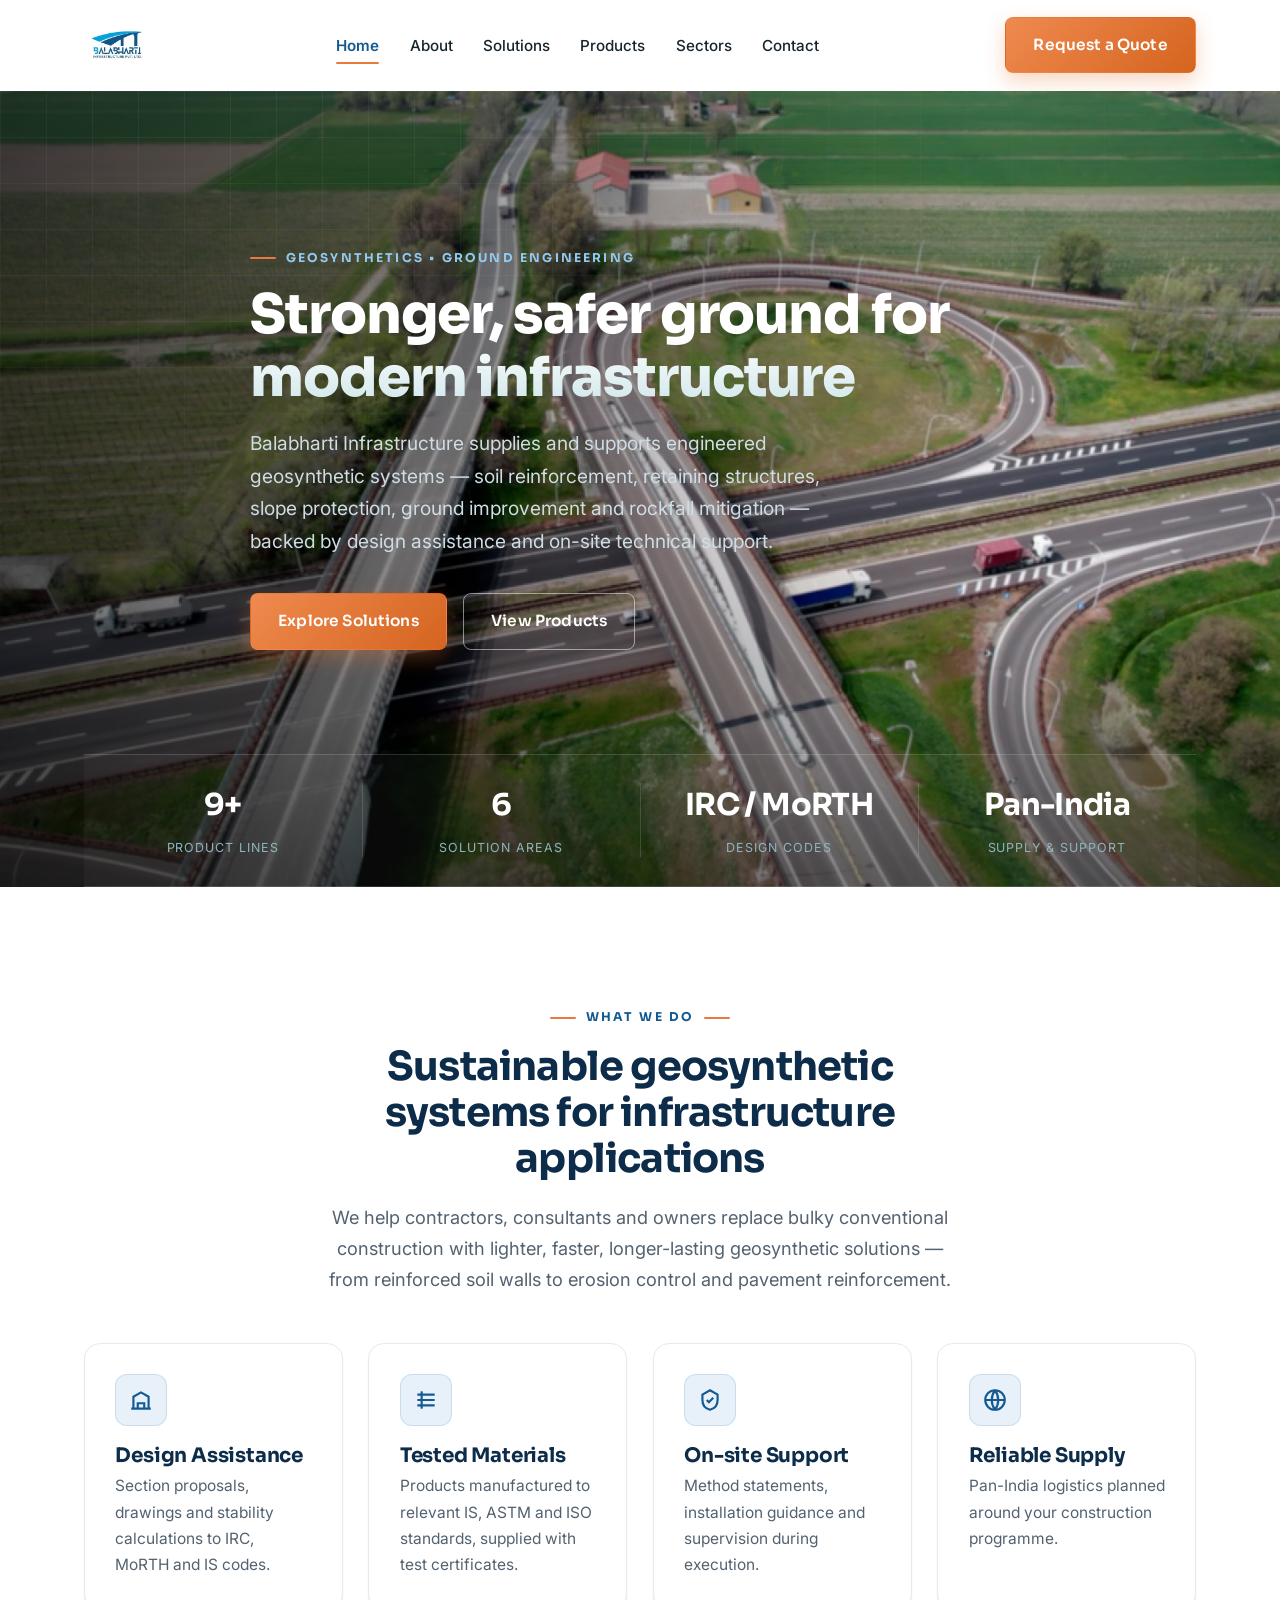
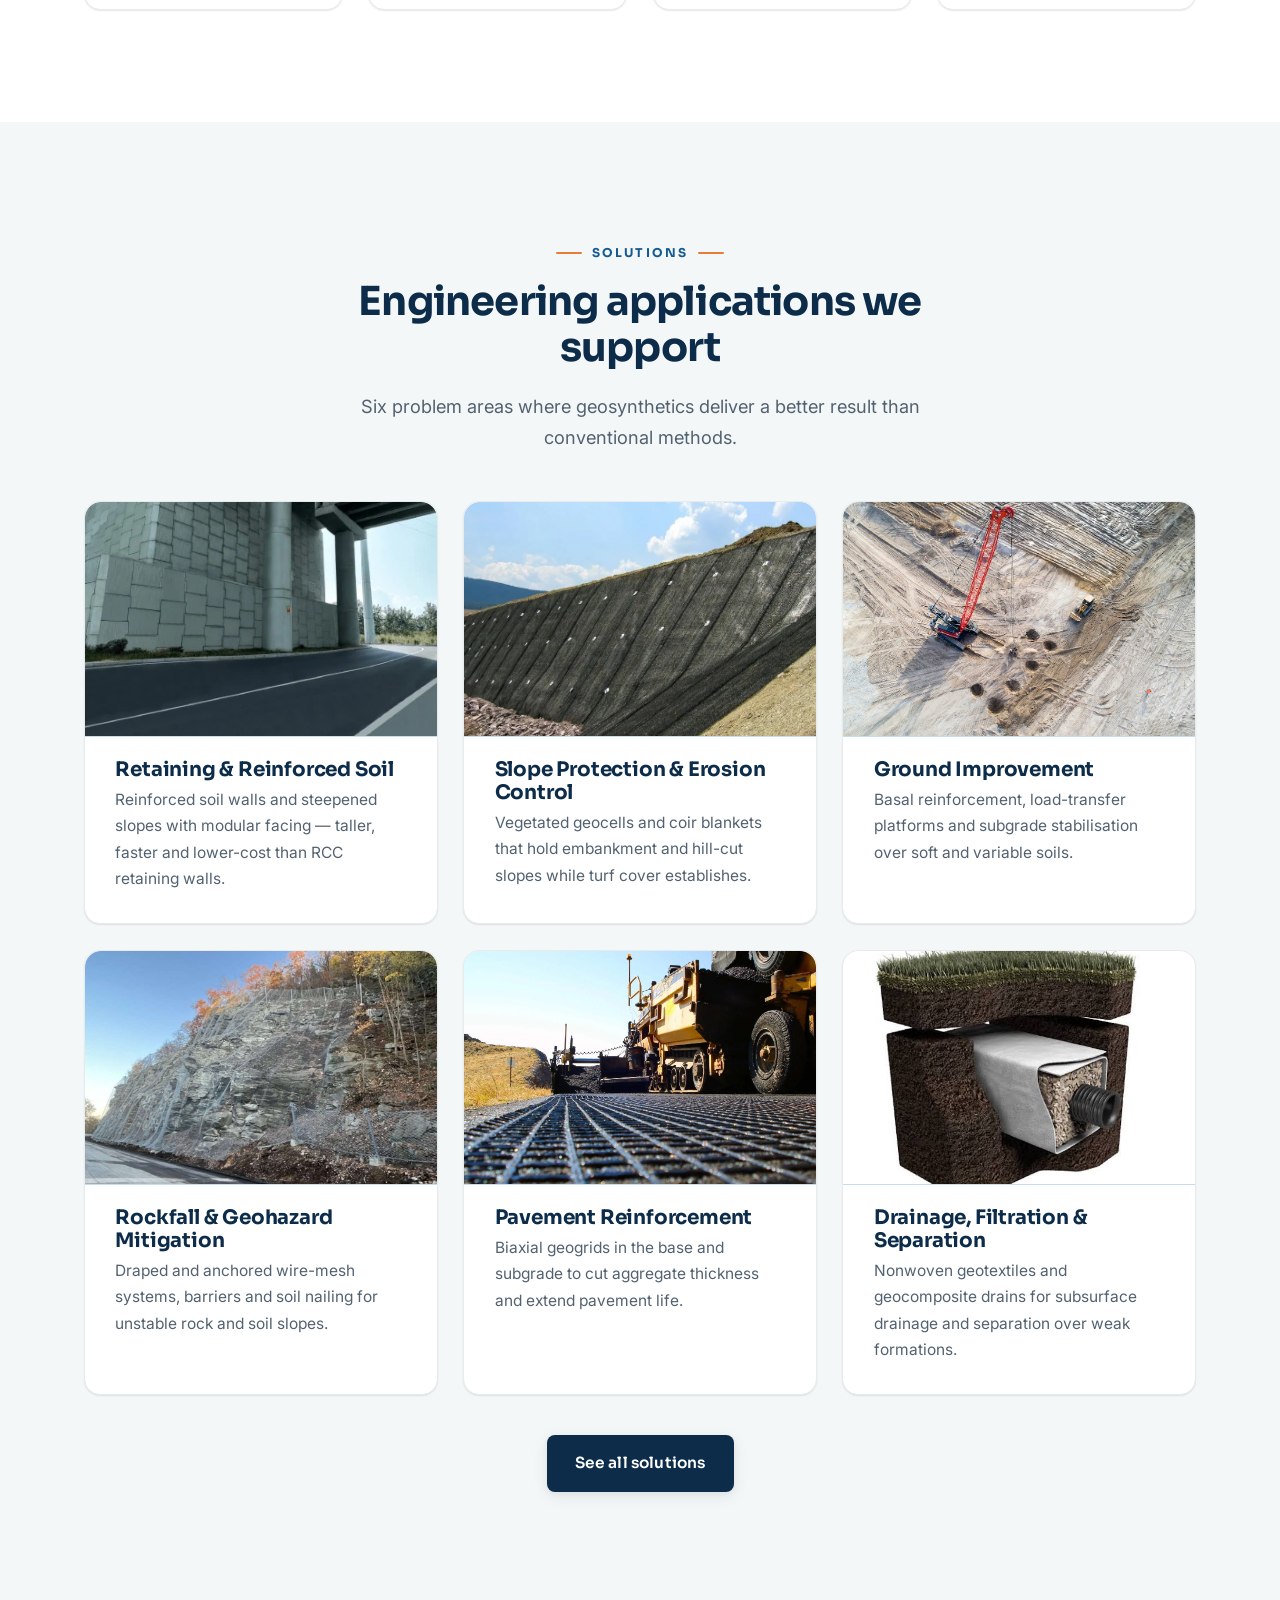
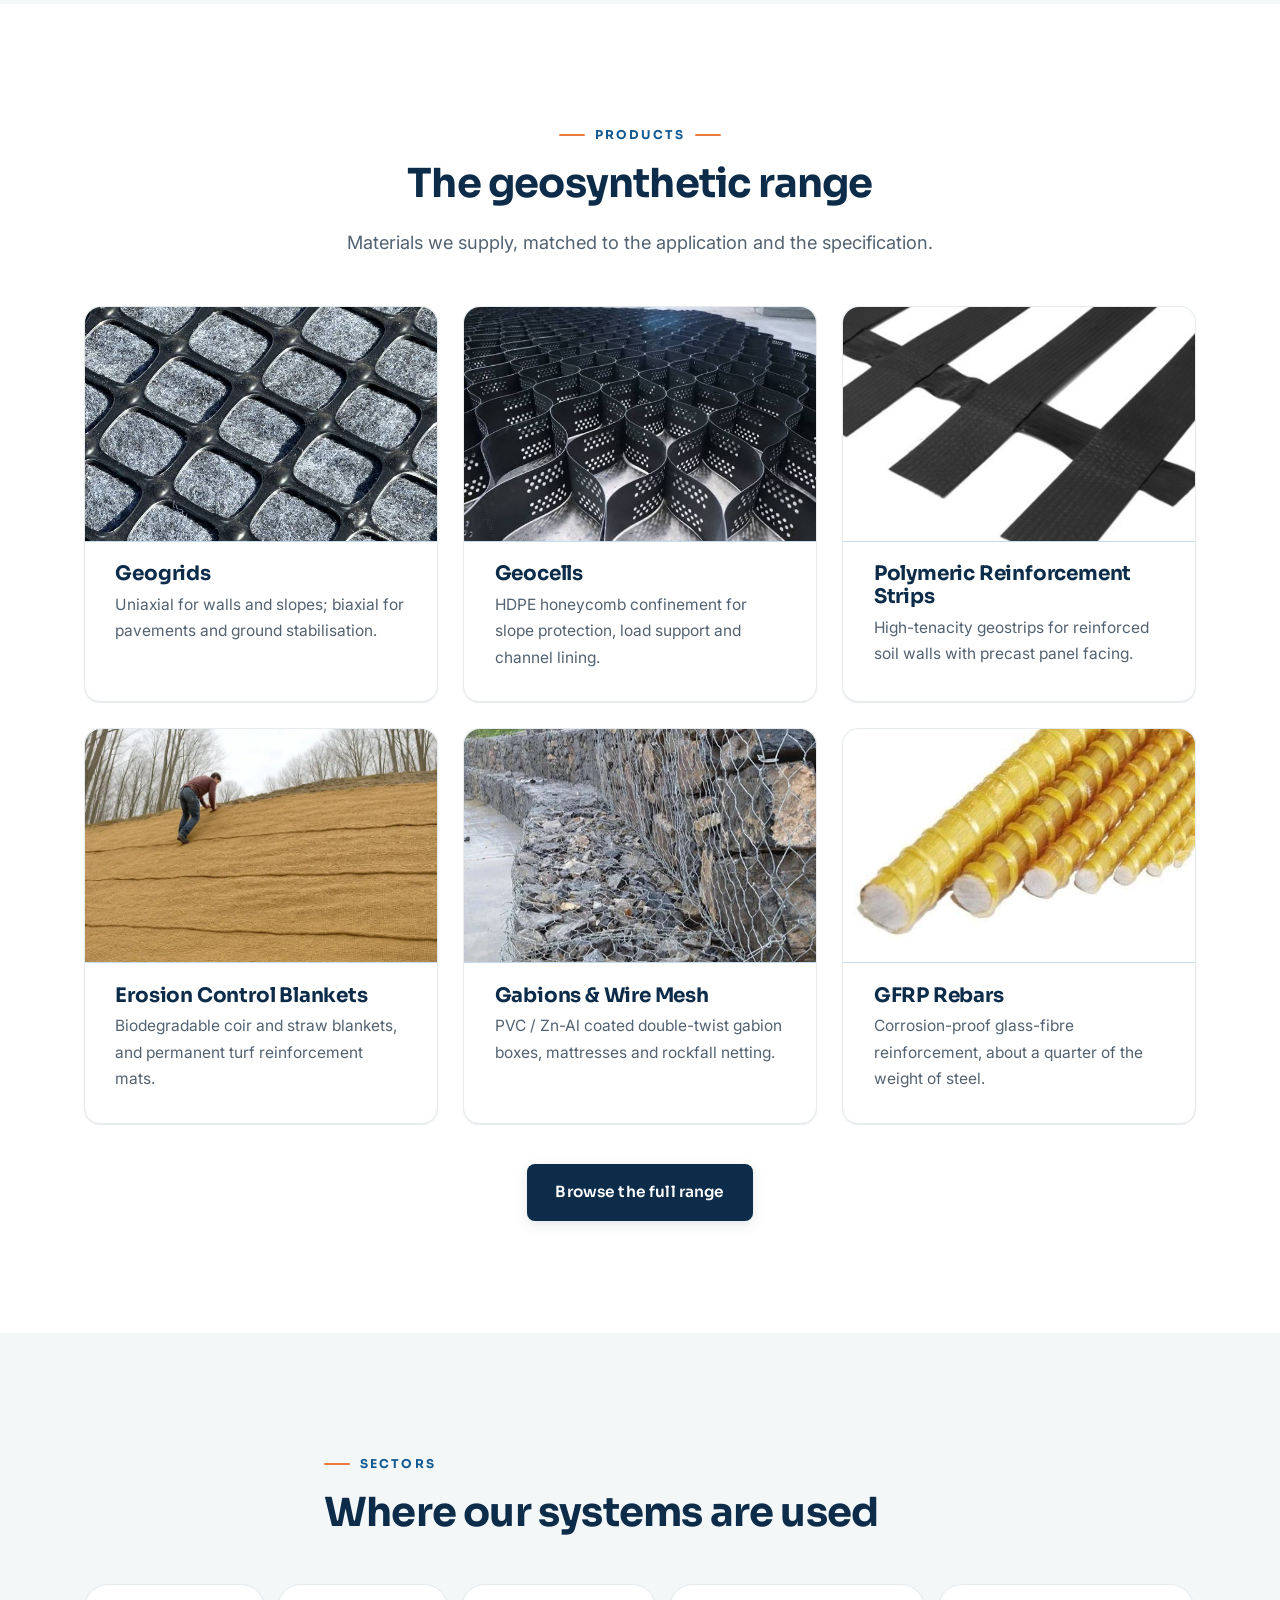
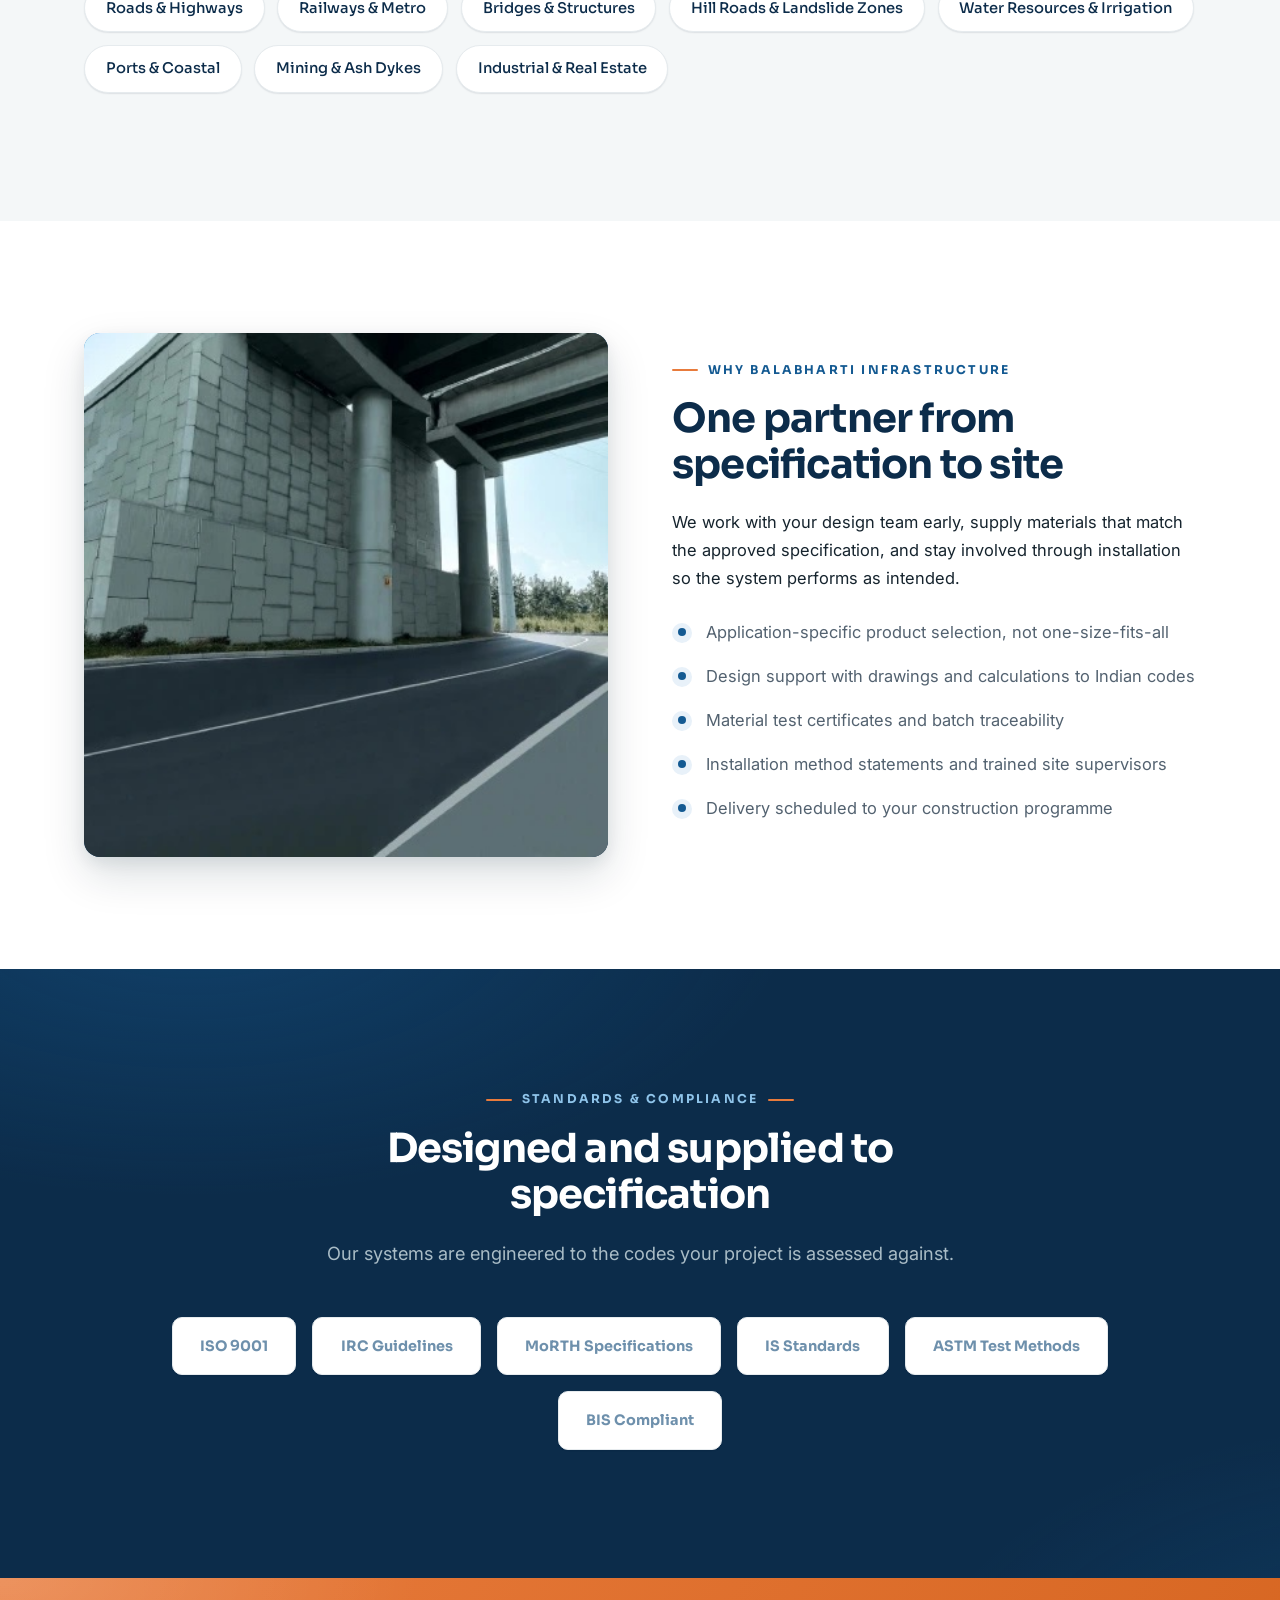
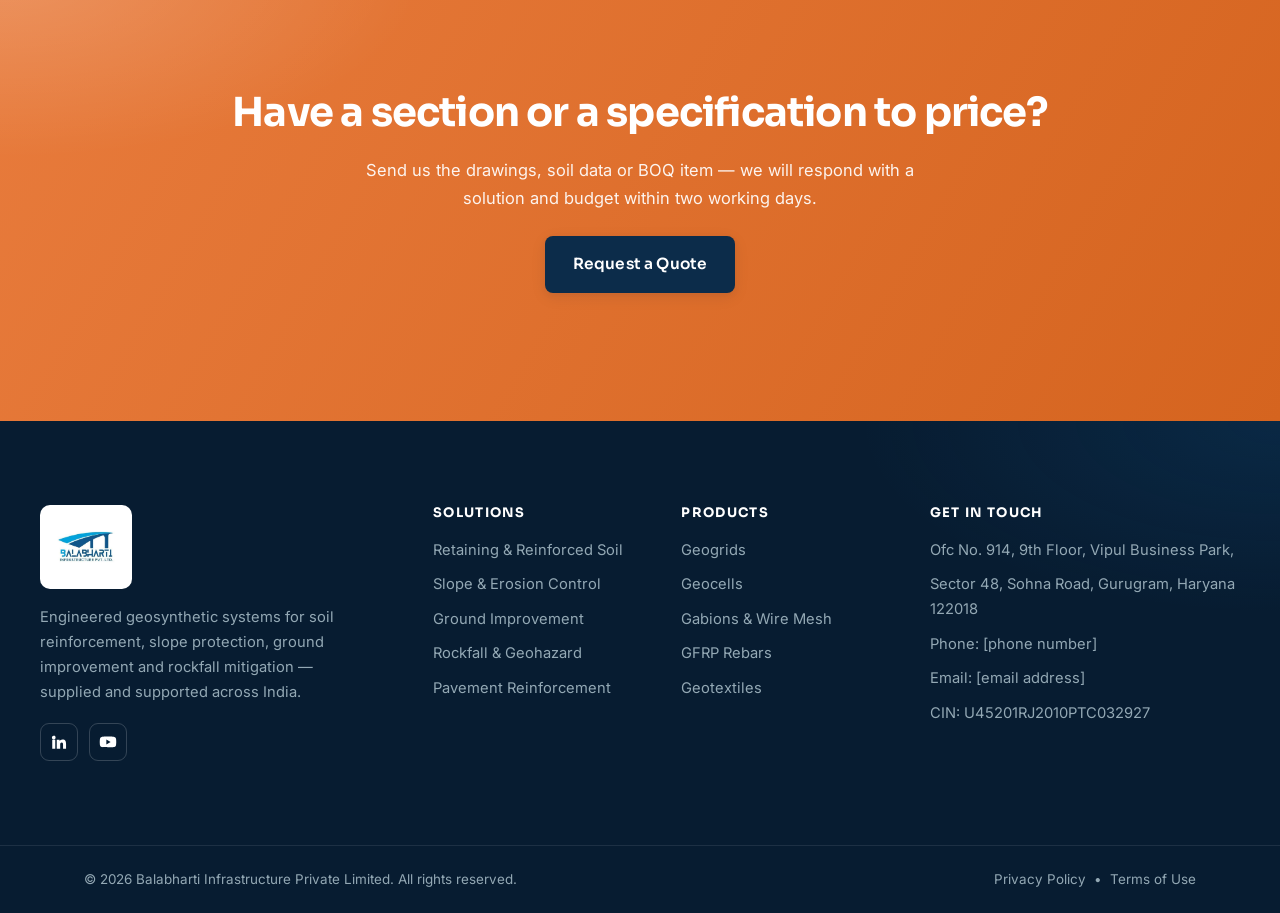
<file: index.html>
<!DOCTYPE html>
<html lang="en">
<head>
<meta charset="UTF-8">
<meta name="viewport" content="width=device-width, initial-scale=1">
<title>Balabharti Infrastructure Pvt. Ltd. | Geosynthetic &amp; Ground Engineering Solutions</title>
<meta name="description" content="Balabharti Infrastructure Private Limited supplies and supports engineered geosynthetic systems — soil reinforcement, retaining walls, slope protection, ground improvement and rockfall mitigation — for infrastructure projects across India.">
<link rel="icon" href="assets/img/logo.png">
<link rel="stylesheet" href="assets/css/style.css">
</head>
<body>

<!-- ============ HEADER ============ -->
<header class="site-header">
  <div class="container nav">
    <a class="brand" href="index.html" aria-label="Balabharti Infrastructure home">
      <img class="brand__logo" src="assets/img/logo.png" alt="Balabharti Infrastructure Pvt. Ltd." width="447" height="447">
    </a>
    <button class="nav__toggle" aria-label="Menu" aria-expanded="false" aria-controls="primary-nav">
      <span></span><span></span><span></span>
    </button>
    <ul class="nav__links" id="primary-nav">
      <li><a href="index.html" aria-current="page">Home</a></li>
      <li><a href="about.html">About</a></li>
      <li><a href="solutions.html">Solutions</a></li>
      <li><a href="products.html">Products</a></li>
      <li><a href="sectors.html">Sectors</a></li>
      <li><a href="contact.html">Contact</a></li>
    </ul>
    <a class="btn btn--primary nav__cta" href="contact.html">Request a Quote</a>
  </div>
</header>

<!-- ============ HERO ============ -->
<section class="hero">
  <div class="hero__media" aria-hidden="true">
    <img src="assets/img/hero-poster.jpg" alt="">
    <video autoplay muted loop playsinline preload="metadata" poster="assets/img/hero-poster.jpg">
      <source src="assets/video/hero.mp4" type="video/mp4">
    </video>
  </div>
  <div class="container hero__inner">
    <span class="eyebrow">Geosynthetics &bull; Ground Engineering</span>
    <h1>Stronger, safer ground for modern infrastructure</h1>
    <p>Balabharti Infrastructure supplies and supports engineered geosynthetic systems — soil reinforcement, retaining structures, slope protection, ground improvement and rockfall mitigation — backed by design assistance and on-site technical support.</p>
    <div class="hero__actions">
      <a class="btn btn--primary" href="solutions.html">Explore Solutions</a>
      <a class="btn btn--ghost" href="products.html">View Products</a>
    </div>
  </div>
  <div class="container">
    <div class="hero__stats">
      <div class="hero__stat"><b>9+</b><span>Product Lines</span></div>
      <div class="hero__stat"><b>6</b><span>Solution Areas</span></div>
      <div class="hero__stat"><b>IRC / MoRTH</b><span>Design Codes</span></div>
      <div class="hero__stat"><b>Pan-India</b><span>Supply &amp; Support</span></div>
    </div>
  </div>
</section>

<!-- ============ VALUE PROP ============ -->
<section class="section">
  <div class="container section-head center">
    <span class="eyebrow">What We Do</span>
    <h2>Sustainable geosynthetic systems for infrastructure applications</h2>
    <p class="lead">We help contractors, consultants and owners replace bulky conventional construction with lighter, faster, longer-lasting geosynthetic solutions — from reinforced soil walls to erosion control and pavement reinforcement.</p>
  </div>

  <div class="container grid grid--4">
    <div class="card">
      <div class="card__icon" aria-hidden="true">
        <svg viewBox="0 0 24 24" fill="none" stroke="currentColor" stroke-width="2"><path d="M3 20h18M5 20V9l7-4 7 4v11M9 20v-5h6v5"/></svg>
      </div>
      <h3>Design Assistance</h3>
      <p>Section proposals, drawings and stability calculations to IRC, MoRTH and IS codes.</p>
    </div>
    <div class="card">
      <div class="card__icon" aria-hidden="true">
        <svg viewBox="0 0 24 24" fill="none" stroke="currentColor" stroke-width="2"><path d="M4 7h16M4 12h16M4 17h16"/><path d="M8 4v16"/></svg>
      </div>
      <h3>Tested Materials</h3>
      <p>Products manufactured to relevant IS, ASTM and ISO standards, supplied with test certificates.</p>
    </div>
    <div class="card">
      <div class="card__icon" aria-hidden="true">
        <svg viewBox="0 0 24 24" fill="none" stroke="currentColor" stroke-width="2"><path d="M9 12l2 2 4-4"/><path d="M12 3l7 4v5c0 5-3 8-7 9-4-1-7-4-7-9V7z"/></svg>
      </div>
      <h3>On-site Support</h3>
      <p>Method statements, installation guidance and supervision during execution.</p>
    </div>
    <div class="card">
      <div class="card__icon" aria-hidden="true">
        <svg viewBox="0 0 24 24" fill="none" stroke="currentColor" stroke-width="2"><circle cx="12" cy="12" r="9"/><path d="M3 12h18M12 3a15 15 0 0 1 0 18M12 3a15 15 0 0 0 0 18"/></svg>
      </div>
      <h3>Reliable Supply</h3>
      <p>Pan-India logistics planned around your construction programme.</p>
    </div>
  </div>
</section>

<!-- ============ SOLUTIONS ============ -->
<section class="section section--alt">
  <div class="container section-head center">
    <span class="eyebrow">Solutions</span>
    <h2>Engineering applications we support</h2>
    <p class="lead">Six problem areas where geosynthetics deliver a better result than conventional methods.</p>
  </div>

  <div class="container grid grid--3">
    <article class="card card--service"><div class="card__media"><img src="assets/img/rs-wall.jpg" alt="Panel-faced reinforced soil wall" loading="lazy"></div><h3>Retaining &amp; Reinforced Soil</h3><p>Reinforced soil walls and steepened slopes with modular facing — taller, faster and lower-cost than RCC retaining walls.</p></article>
    <article class="card card--service"><div class="card__media"><img src="assets/img/rs-slope.jpg" alt="Geotextile-faced reinforced soil slope" loading="lazy"></div><h3>Slope Protection &amp; Erosion Control</h3><p>Vegetated geocells and coir blankets that hold embankment and hill-cut slopes while turf cover establishes.</p></article>
    <article class="card card--service"><div class="card__media"><img src="assets/img/ground-improvement.jpg" alt="Ground-improvement rig installing soil columns" loading="lazy"></div><h3>Ground Improvement</h3><p>Basal reinforcement, load-transfer platforms and subgrade stabilisation over soft and variable soils.</p></article>
    <article class="card card--service"><div class="card__media"><img src="assets/img/rockfall.jpg" alt="Draped rockfall protection mesh on a rock cut" loading="lazy"></div><h3>Rockfall &amp; Geohazard Mitigation</h3><p>Draped and anchored wire-mesh systems, barriers and soil nailing for unstable rock and soil slopes.</p></article>
    <article class="card card--service"><div class="card__media"><img src="assets/img/pavement.jpg" alt="Asphalt paver laying over a biaxial geogrid" loading="lazy"></div><h3>Pavement Reinforcement</h3><p>Biaxial geogrids in the base and subgrade to cut aggregate thickness and extend pavement life.</p></article>
    <article class="card card--service"><div class="card__media"><img src="assets/img/drainage.jpg" alt="Geotextile-wrapped aggregate drain cutaway" loading="lazy"></div><h3>Drainage, Filtration &amp; Separation</h3><p>Nonwoven geotextiles and geocomposite drains for subsurface drainage and separation over weak formations.</p></article>
  </div>

  <div class="container text-center" style="margin-top:2.5rem;">
    <a class="btn btn--dark" href="solutions.html">See all solutions</a>
  </div>
</section>

<!-- ============ PRODUCTS ============ -->
<section class="section">
  <div class="container section-head center">
    <span class="eyebrow">Products</span>
    <h2>The geosynthetic range</h2>
    <p class="lead">Materials we supply, matched to the application and the specification.</p>
  </div>

  <div class="container grid grid--3">
    <article class="card"><div class="card__media"><img src="assets/img/prod-geogrid.jpg" alt="Biaxial geogrid with nonwoven backing" loading="lazy"></div><h3>Geogrids</h3><p>Uniaxial for walls and slopes; biaxial for pavements and ground stabilisation.</p></article>
    <article class="card"><div class="card__media"><img src="assets/img/prod-geocell.jpg" alt="Expanded HDPE geocell panel" loading="lazy"></div><h3>Geocells</h3><p>HDPE honeycomb confinement for slope protection, load support and channel lining.</p></article>
    <article class="card"><div class="card__media"><img src="assets/img/prod-strips.jpg" alt="Woven polymeric reinforcement strips" loading="lazy"></div><h3>Polymeric Reinforcement Strips</h3><p>High-tenacity geostrips for reinforced soil walls with precast panel facing.</p></article>
    <article class="card"><div class="card__media"><img src="assets/img/prod-erosion.jpg" alt="Installing coir erosion-control matting on a slope" loading="lazy"></div><h3>Erosion Control Blankets</h3><p>Biodegradable coir and straw blankets, and permanent turf reinforcement mats.</p></article>
    <article class="card"><div class="card__media"><img src="assets/img/prod-gabion.jpg" alt="Stone-filled gabion retaining wall" loading="lazy"></div><h3>Gabions &amp; Wire Mesh</h3><p>PVC / Zn-Al coated double-twist gabion boxes, mattresses and rockfall netting.</p></article>
    <article class="card"><div class="card__media"><img src="assets/img/prod-gfrp.jpg" alt="Ribbed GFRP reinforcement bars" loading="lazy"></div><h3>GFRP Rebars</h3><p>Corrosion-proof glass-fibre reinforcement, about a quarter of the weight of steel.</p></article>
  </div>

  <div class="container text-center" style="margin-top:2.5rem;">
    <a class="btn btn--dark" href="products.html">Browse the full range</a>
  </div>
</section>

<!-- ============ SECTORS ============ -->
<section class="section section--alt">
  <div class="container section-head">
    <span class="eyebrow">Sectors</span>
    <h2>Where our systems are used</h2>
  </div>
  <div class="container">
    <ul class="sectors">
      <li>Roads &amp; Highways</li>
      <li>Railways &amp; Metro</li>
      <li>Bridges &amp; Structures</li>
      <li>Hill Roads &amp; Landslide Zones</li>
      <li>Water Resources &amp; Irrigation</li>
      <li>Ports &amp; Coastal</li>
      <li>Mining &amp; Ash Dykes</li>
      <li>Industrial &amp; Real Estate</li>
    </ul>
  </div>
</section>

<!-- ============ CAPABILITIES (split) ============ -->
<section class="section">
  <div class="container split">
    <div class="split__media">
      <img src="assets/img/rs-wall.jpg" alt="Panel-faced reinforced soil wall bridge abutment" loading="lazy">
    </div>
    <div>
      <span class="eyebrow">Why Balabharti Infrastructure</span>
      <h2>One partner from specification to site</h2>
      <p>We work with your design team early, supply materials that match the approved specification, and stay involved through installation so the system performs as intended.</p>
      <ul class="checklist">
        <li>Application-specific product selection, not one-size-fits-all</li>
        <li>Design support with drawings and calculations to Indian codes</li>
        <li>Material test certificates and batch traceability</li>
        <li>Installation method statements and trained site supervisors</li>
        <li>Delivery scheduled to your construction programme</li>
      </ul>
    </div>
  </div>
</section>

<!-- ============ STANDARDS ============ -->
<section class="section section--dark">
  <div class="container section-head center">
    <span class="eyebrow">Standards &amp; Compliance</span>
    <h2>Designed and supplied to specification</h2>
    <p class="lead" style="color:#a9bcc6;">Our systems are engineered to the codes your project is assessed against.</p>
  </div>
  <div class="container">
    <ul class="logos">
      <li>ISO 9001</li>
      <li>IRC Guidelines</li>
      <li>MoRTH Specifications</li>
      <li>IS Standards</li>
      <li>ASTM Test Methods</li>
      <li>BIS Compliant</li>
    </ul>
  </div>
</section>

<!-- ============ CTA ============ -->
<section class="section cta-band">
  <div class="container">
    <h2>Have a section or a specification to price?</h2>
    <p>Send us the drawings, soil data or BOQ item — we will respond with a solution and budget within two working days.</p>
    <p style="margin-top:1.5rem;"><a class="btn btn--dark" href="contact.html">Request a Quote</a></p>
  </div>
</section>

<!-- ============ FOOTER ============ -->
<footer class="site-footer">
  <div class="container footer-top">
    <div class="footer-grid">
      <div class="footer-brand">
        <a class="brand" href="index.html">
          <img class="brand__logo" src="assets/img/logo.png" alt="Balabharti Infrastructure Pvt. Ltd." width="447" height="447">
        </a>
        <p>Engineered geosynthetic systems for soil reinforcement, slope protection, ground improvement and rockfall mitigation — supplied and supported across India.</p>
        <div class="social">
          <a href="#" aria-label="LinkedIn"><svg viewBox="0 0 24 24"><path d="M4.98 3.5A2.5 2.5 0 1 1 5 8.5a2.5 2.5 0 0 1 0-5zM3 9h4v12H3zM9 9h3.8v1.7h.05c.53-1 1.83-2.05 3.77-2.05 4.03 0 4.78 2.65 4.78 6.1V21h-4v-5.3c0-1.27-.02-2.9-1.77-2.9-1.77 0-2.04 1.38-2.04 2.8V21H9z"/></svg></a>
          <a href="#" aria-label="YouTube"><svg viewBox="0 0 24 24"><path d="M23 12s0-3.2-.4-4.7a3 3 0 0 0-2.1-2.1C18.9 4.8 12 4.8 12 4.8s-6.9 0-8.5.4A3 3 0 0 0 1.4 7.3C1 8.8 1 12 1 12s0 3.2.4 4.7a3 3 0 0 0 2.1 2.1c1.6.4 8.5.4 8.5.4s6.9 0 8.5-.4a3 3 0 0 0 2.1-2.1C23 15.2 23 12 23 12zM9.8 15.3V8.7l5.7 3.3z"/></svg></a>
        </div>
      </div>
      <div>
        <h4>Solutions</h4>
        <ul>
          <li><a href="solutions.html#retaining">Retaining &amp; Reinforced Soil</a></li>
          <li><a href="solutions.html#slope">Slope &amp; Erosion Control</a></li>
          <li><a href="solutions.html#ground">Ground Improvement</a></li>
          <li><a href="solutions.html#geohazard">Rockfall &amp; Geohazard</a></li>
          <li><a href="solutions.html#pavement">Pavement Reinforcement</a></li>
        </ul>
      </div>
      <div>
        <h4>Products</h4>
        <ul>
          <li><a href="products.html#geogrid">Geogrids</a></li>
          <li><a href="products.html#geocell">Geocells</a></li>
          <li><a href="products.html#gabion">Gabions &amp; Wire Mesh</a></li>
          <li><a href="products.html#gfrp">GFRP Rebars</a></li>
          <li><a href="products.html#geotextile">Geotextiles</a></li>
        </ul>
      </div>
      <div>
        <h4>Get in Touch</h4>
        <ul>
          <li>Ofc No. 914, 9th Floor, Vipul Business Park,</li>
          <li>Sector 48, Sohna Road, Gurugram, Haryana 122018</li>
          <li>Phone: [phone number]</li>
          <li>Email: [email address]</li>
          <li>CIN: U45201RJ2010PTC032927</li>
        </ul>
      </div>
    </div>
  </div>
  <div class="footer-bottom">
    <div class="container" style="display:flex;flex-wrap:wrap;gap:1rem;justify-content:space-between;width:100%;">
      <span>&copy; <span data-year>2026</span> Balabharti Infrastructure Private Limited. All rights reserved.</span>
      <span><a href="#">Privacy Policy</a> &nbsp;&bull;&nbsp; <a href="#">Terms of Use</a></span>
    </div>
  </div>
</footer>

<script src="assets/js/main.js"></script>
</body>
</html>
</file>
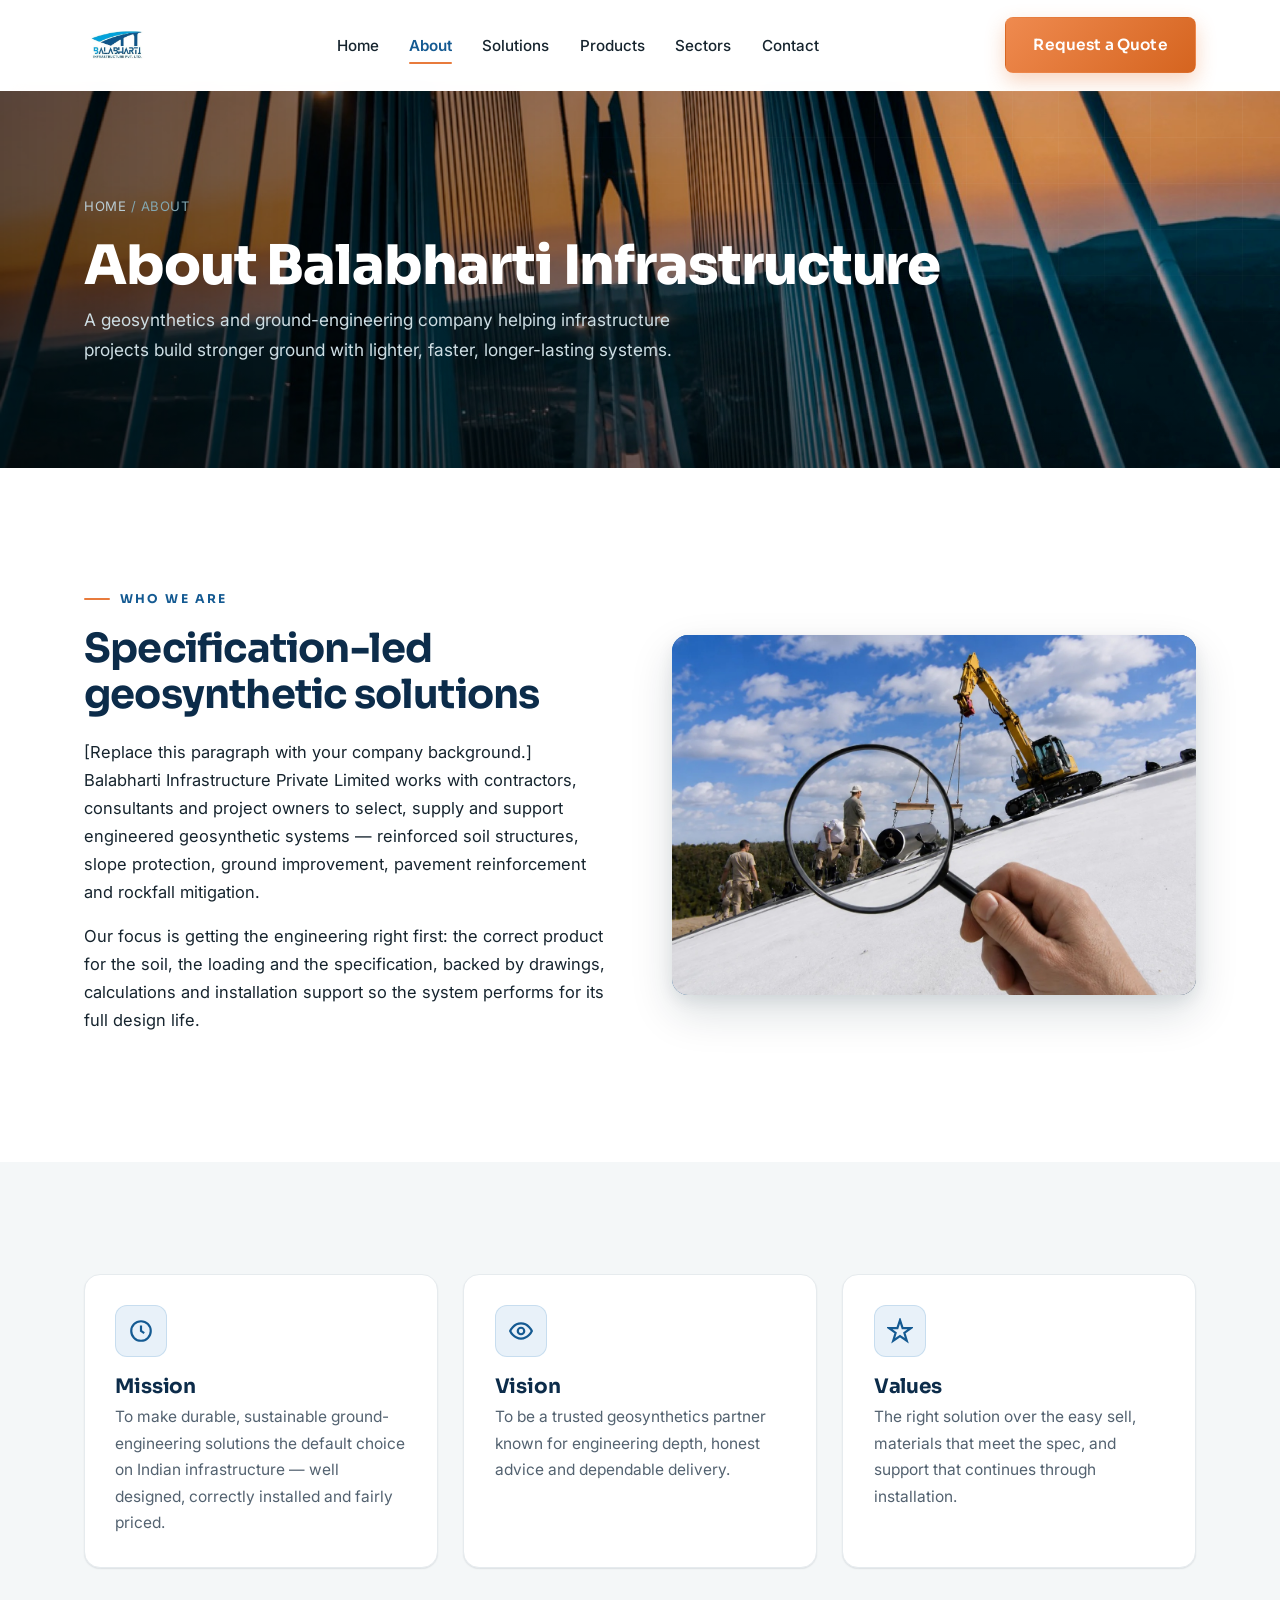
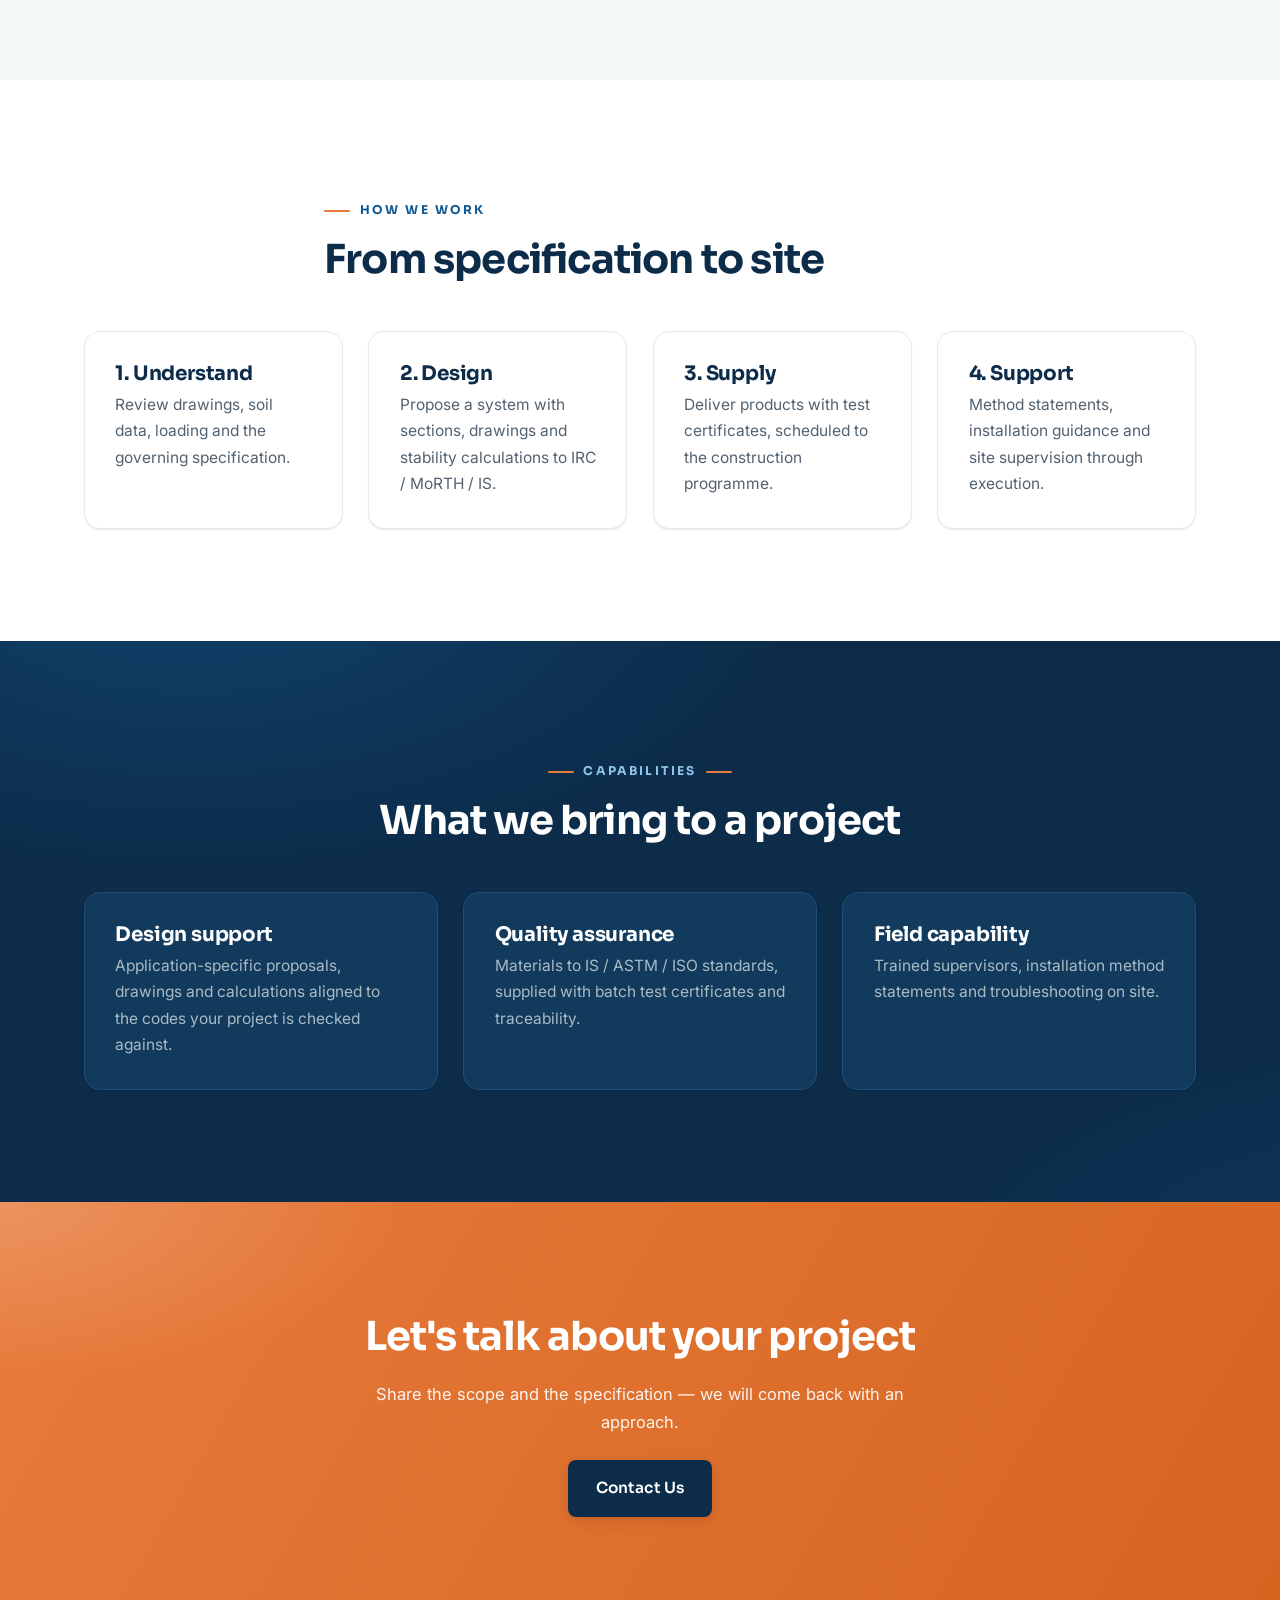
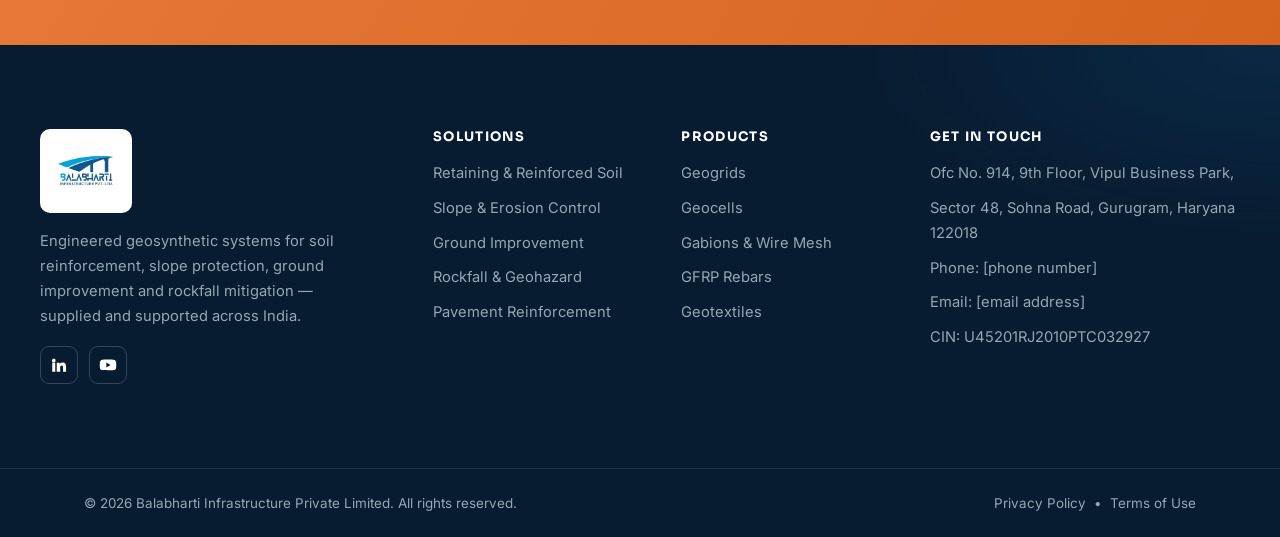
<file: about.html>
<!DOCTYPE html>
<html lang="en">
<head>
<meta charset="UTF-8">
<meta name="viewport" content="width=device-width, initial-scale=1">
<title>About Us | Balabharti Infrastructure Pvt. Ltd.</title>
<meta name="description" content="About Balabharti Infrastructure Private Limited — a geosynthetics and ground-engineering company: our approach, capabilities and the codes we design to.">
<link rel="icon" href="assets/img/logo.png">
<link rel="stylesheet" href="assets/css/style.css">
</head>
<body>

<header class="site-header">
  <div class="container nav">
    <a class="brand" href="index.html" aria-label="Balabharti Infrastructure home">
      <img class="brand__logo" src="assets/img/logo.png" alt="Balabharti Infrastructure Pvt. Ltd." width="447" height="447">
    </a>
    <button class="nav__toggle" aria-label="Menu" aria-expanded="false" aria-controls="primary-nav">
      <span></span><span></span><span></span>
    </button>
    <ul class="nav__links" id="primary-nav">
      <li><a href="index.html">Home</a></li>
      <li><a href="about.html" aria-current="page">About</a></li>
      <li><a href="solutions.html">Solutions</a></li>
      <li><a href="products.html">Products</a></li>
      <li><a href="sectors.html">Sectors</a></li>
      <li><a href="contact.html">Contact</a></li>
    </ul>
    <a class="btn btn--primary nav__cta" href="contact.html">Request a Quote</a>
  </div>
</header>

<section class="page-head">
  <div class="page-head__media" aria-hidden="true">
    <img src="assets/img/about-poster.jpg" alt="">
    <video autoplay muted loop playsinline preload="metadata" poster="assets/img/about-poster.jpg">
      <source src="assets/video/about.mp4" type="video/mp4">
    </video>
  </div>
  <div class="container">
    <div class="breadcrumb"><a href="index.html">Home</a> / About</div>
    <h1>About Balabharti Infrastructure</h1>
    <p>A geosynthetics and ground-engineering company helping infrastructure projects build stronger ground with lighter, faster, longer-lasting systems.</p>
  </div>
</section>

<section class="section">
  <div class="container split">
    <div>
      <span class="eyebrow">Who We Are</span>
      <h2>Specification-led geosynthetic solutions</h2>
      <p>[Replace this paragraph with your company background.] Balabharti Infrastructure Private Limited works with contractors, consultants and project owners to select, supply and support engineered geosynthetic systems — reinforced soil structures, slope protection, ground improvement, pavement reinforcement and rockfall mitigation.</p>
      <p>Our focus is getting the engineering right first: the correct product for the soil, the loading and the specification, backed by drawings, calculations and installation support so the system performs for its full design life.</p>
    </div>
    <div class="split__media">
      <img src="assets/img/about-company.jpg" alt="Geosynthetic liner installation on a slope" loading="lazy">
    </div>
  </div>
</section>

<section class="section section--alt">
  <div class="container grid grid--3">
    <div class="card">
      <div class="card__icon" aria-hidden="true"><svg viewBox="0 0 24 24" fill="none" stroke="currentColor" stroke-width="2"><circle cx="12" cy="12" r="9"/><path d="M12 7v5l3 2"/></svg></div>
      <h3>Mission</h3>
      <p>To make durable, sustainable ground-engineering solutions the default choice on Indian infrastructure — well designed, correctly installed and fairly priced.</p>
    </div>
    <div class="card">
      <div class="card__icon" aria-hidden="true"><svg viewBox="0 0 24 24" fill="none" stroke="currentColor" stroke-width="2"><path d="M2 12s3-7 10-7 10 7 10 7-3 7-10 7S2 12 2 12z"/><circle cx="12" cy="12" r="3"/></svg></div>
      <h3>Vision</h3>
      <p>To be a trusted geosynthetics partner known for engineering depth, honest advice and dependable delivery.</p>
    </div>
    <div class="card">
      <div class="card__icon" aria-hidden="true"><svg viewBox="0 0 24 24" fill="none" stroke="currentColor" stroke-width="2"><path d="M12 2l2.4 7.4H22l-6 4.3 2.3 7.3L12 16.7 5.7 21l2.3-7.3-6-4.3h7.6z"/></svg></div>
      <h3>Values</h3>
      <p>The right solution over the easy sell, materials that meet the spec, and support that continues through installation.</p>
    </div>
  </div>
</section>

<section class="section">
  <div class="container section-head">
    <span class="eyebrow">How We Work</span>
    <h2>From specification to site</h2>
  </div>
  <div class="container grid grid--4">
    <div class="card"><h3>1. Understand</h3><p>Review drawings, soil data, loading and the governing specification.</p></div>
    <div class="card"><h3>2. Design</h3><p>Propose a system with sections, drawings and stability calculations to IRC / MoRTH / IS.</p></div>
    <div class="card"><h3>3. Supply</h3><p>Deliver products with test certificates, scheduled to the construction programme.</p></div>
    <div class="card"><h3>4. Support</h3><p>Method statements, installation guidance and site supervision through execution.</p></div>
  </div>
</section>

<section class="section section--dark">
  <div class="container section-head center">
    <span class="eyebrow">Capabilities</span>
    <h2>What we bring to a project</h2>
  </div>
  <div class="container grid grid--3">
    <div class="card" style="background:#123a5c;border-color:#1e4d78;">
      <h3 style="color:#fff;">Design support</h3>
      <p style="color:#a9bcc6;">Application-specific proposals, drawings and calculations aligned to the codes your project is checked against.</p>
    </div>
    <div class="card" style="background:#123a5c;border-color:#1e4d78;">
      <h3 style="color:#fff;">Quality assurance</h3>
      <p style="color:#a9bcc6;">Materials to IS / ASTM / ISO standards, supplied with batch test certificates and traceability.</p>
    </div>
    <div class="card" style="background:#123a5c;border-color:#1e4d78;">
      <h3 style="color:#fff;">Field capability</h3>
      <p style="color:#a9bcc6;">Trained supervisors, installation method statements and troubleshooting on site.</p>
    </div>
  </div>
</section>

<section class="section cta-band">
  <div class="container">
    <h2>Let's talk about your project</h2>
    <p>Share the scope and the specification — we will come back with an approach.</p>
    <p style="margin-top:1.5rem;"><a class="btn btn--dark" href="contact.html">Contact Us</a></p>
  </div>
</section>

<footer class="site-footer">
  <div class="container footer-top">
    <div class="footer-grid">
      <div class="footer-brand">
        <a class="brand" href="index.html">
          <img class="brand__logo" src="assets/img/logo.png" alt="Balabharti Infrastructure Pvt. Ltd." width="447" height="447">
        </a>
        <p>Engineered geosynthetic systems for soil reinforcement, slope protection, ground improvement and rockfall mitigation — supplied and supported across India.</p>
        <div class="social">
          <a href="#" aria-label="LinkedIn"><svg viewBox="0 0 24 24"><path d="M4.98 3.5A2.5 2.5 0 1 1 5 8.5a2.5 2.5 0 0 1 0-5zM3 9h4v12H3zM9 9h3.8v1.7h.05c.53-1 1.83-2.05 3.77-2.05 4.03 0 4.78 2.65 4.78 6.1V21h-4v-5.3c0-1.27-.02-2.9-1.77-2.9-1.77 0-2.04 1.38-2.04 2.8V21H9z"/></svg></a>
          <a href="#" aria-label="YouTube"><svg viewBox="0 0 24 24"><path d="M23 12s0-3.2-.4-4.7a3 3 0 0 0-2.1-2.1C18.9 4.8 12 4.8 12 4.8s-6.9 0-8.5.4A3 3 0 0 0 1.4 7.3C1 8.8 1 12 1 12s0 3.2.4 4.7a3 3 0 0 0 2.1 2.1c1.6.4 8.5.4 8.5.4s6.9 0 8.5-.4a3 3 0 0 0 2.1-2.1C23 15.2 23 12 23 12zM9.8 15.3V8.7l5.7 3.3z"/></svg></a>
        </div>
      </div>
      <div>
        <h4>Solutions</h4>
        <ul>
          <li><a href="solutions.html#retaining">Retaining &amp; Reinforced Soil</a></li>
          <li><a href="solutions.html#slope">Slope &amp; Erosion Control</a></li>
          <li><a href="solutions.html#ground">Ground Improvement</a></li>
          <li><a href="solutions.html#geohazard">Rockfall &amp; Geohazard</a></li>
          <li><a href="solutions.html#pavement">Pavement Reinforcement</a></li>
        </ul>
      </div>
      <div>
        <h4>Products</h4>
        <ul>
          <li><a href="products.html#geogrid">Geogrids</a></li>
          <li><a href="products.html#geocell">Geocells</a></li>
          <li><a href="products.html#gabion">Gabions &amp; Wire Mesh</a></li>
          <li><a href="products.html#gfrp">GFRP Rebars</a></li>
          <li><a href="products.html#geotextile">Geotextiles</a></li>
        </ul>
      </div>
      <div>
        <h4>Get in Touch</h4>
        <ul>
          <li>Ofc No. 914, 9th Floor, Vipul Business Park,</li>
          <li>Sector 48, Sohna Road, Gurugram, Haryana 122018</li>
          <li>Phone: [phone number]</li>
          <li>Email: [email address]</li>
          <li>CIN: U45201RJ2010PTC032927</li>
        </ul>
      </div>
    </div>
  </div>
  <div class="footer-bottom">
    <div class="container" style="display:flex;flex-wrap:wrap;gap:1rem;justify-content:space-between;width:100%;">
      <span>&copy; <span data-year>2026</span> Balabharti Infrastructure Private Limited. All rights reserved.</span>
      <span><a href="#">Privacy Policy</a> &nbsp;&bull;&nbsp; <a href="#">Terms of Use</a></span>
    </div>
  </div>
</footer>

<script src="assets/js/main.js"></script>
</body>
</html>
</file>
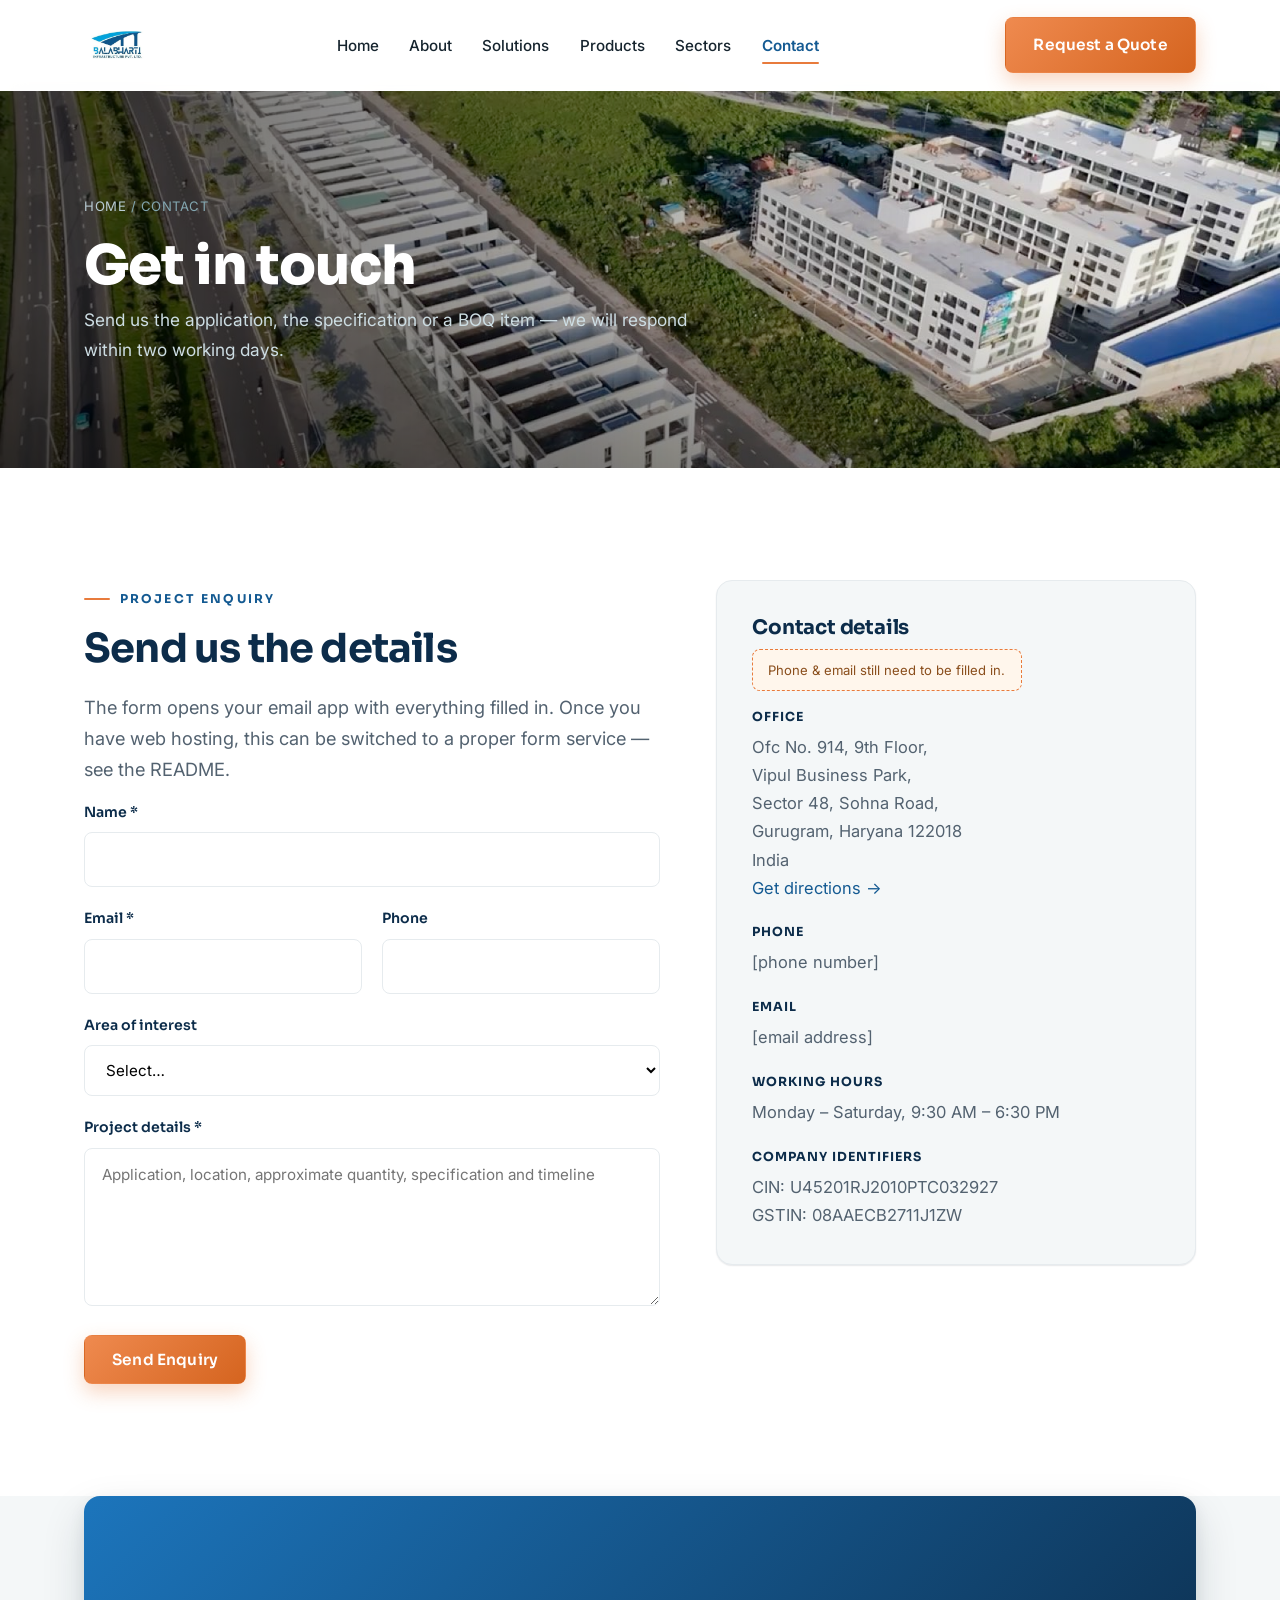
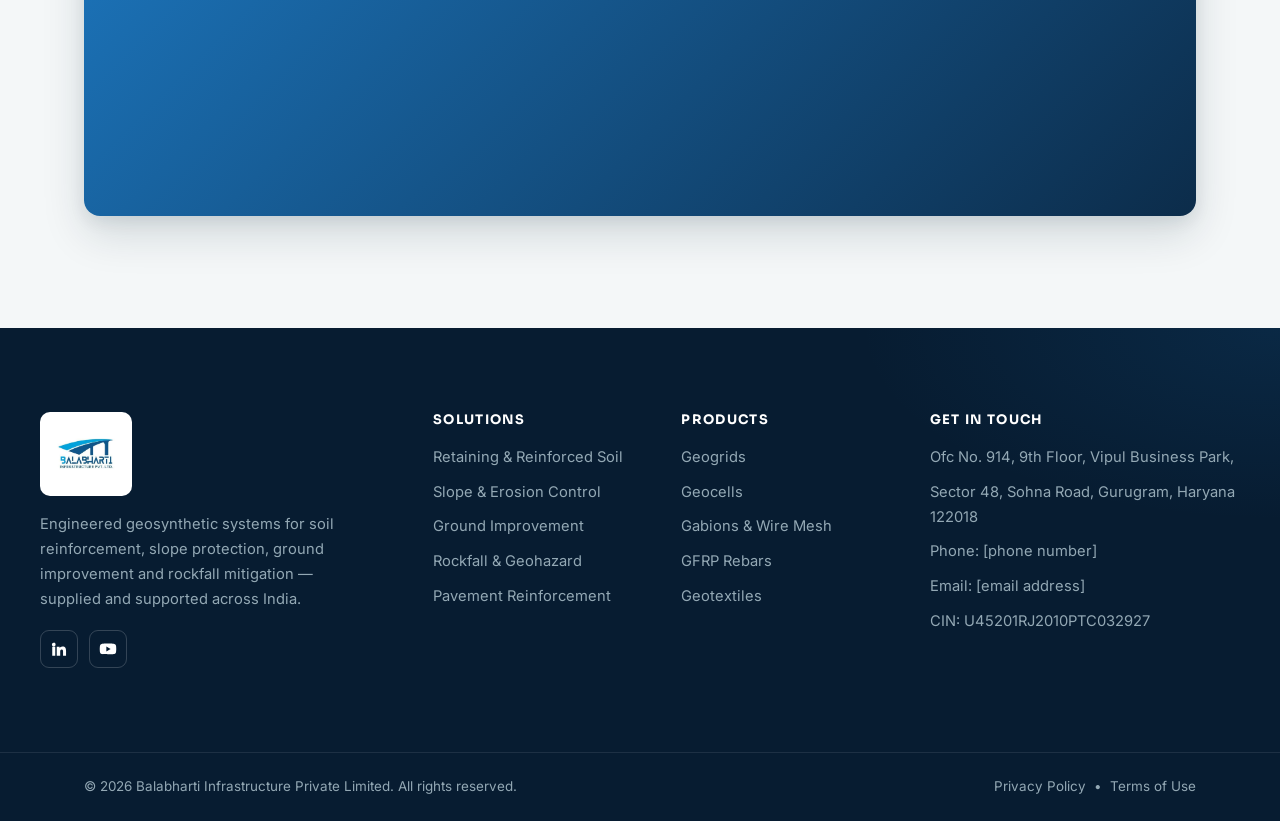
<file: contact.html>
<!DOCTYPE html>
<html lang="en">
<head>
<meta charset="UTF-8">
<meta name="viewport" content="width=device-width, initial-scale=1">
<title>Contact | Balabharti Infrastructure Pvt. Ltd.</title>
<meta name="description" content="Contact Balabharti Infrastructure Private Limited for geosynthetic solution enquiries, product data sheets, design support, tenders and partnerships.">
<link rel="icon" href="assets/img/logo.png">
<link rel="stylesheet" href="assets/css/style.css">
</head>
<body>

<header class="site-header">
  <div class="container nav">
    <a class="brand" href="index.html" aria-label="Balabharti Infrastructure home">
      <img class="brand__logo" src="assets/img/logo.png" alt="Balabharti Infrastructure Pvt. Ltd." width="447" height="447">
    </a>
    <button class="nav__toggle" aria-label="Menu" aria-expanded="false" aria-controls="primary-nav">
      <span></span><span></span><span></span>
    </button>
    <ul class="nav__links" id="primary-nav">
      <li><a href="index.html">Home</a></li>
      <li><a href="about.html">About</a></li>
      <li><a href="solutions.html">Solutions</a></li>
      <li><a href="products.html">Products</a></li>
      <li><a href="sectors.html">Sectors</a></li>
      <li><a href="contact.html" aria-current="page">Contact</a></li>
    </ul>
    <a class="btn btn--primary nav__cta" href="#enquiry">Request a Quote</a>
  </div>
</header>

<section class="page-head">
  <div class="page-head__media" aria-hidden="true">
    <img src="assets/img/contact-poster.jpg" alt="">
    <video autoplay muted loop playsinline preload="metadata" poster="assets/img/contact-poster.jpg">
      <source src="assets/video/contact.mp4" type="video/mp4">
    </video>
  </div>
  <div class="container">
    <div class="breadcrumb"><a href="index.html">Home</a> / Contact</div>
    <h1>Get in touch</h1>
    <p>Send us the application, the specification or a BOQ item — we will respond within two working days.</p>
  </div>
</section>

<section class="section">
  <div class="container contact-grid">

    <div id="enquiry">
      <span class="eyebrow">Project Enquiry</span>
      <h2>Send us the details</h2>
      <p class="lead">The form opens your email app with everything filled in. Once you have web hosting, this can be switched to a proper form service &mdash; see the README.</p>

      <form data-contact-form data-mailto="" novalidate>
        <div class="field">
          <label for="name">Name *</label>
          <input type="text" id="name" name="name" required>
        </div>
        <div class="grid grid--2" style="gap:1.2rem;">
          <div class="field">
            <label for="email">Email *</label>
            <input type="email" id="email" name="email" required>
          </div>
          <div class="field">
            <label for="phone">Phone</label>
            <input type="tel" id="phone" name="phone">
          </div>
        </div>
        <div class="field">
          <label for="service">Area of interest</label>
          <select id="service" name="service">
            <option value="">Select…</option>
            <option>Retaining &amp; Reinforced Soil Structures</option>
            <option>Slope Protection &amp; Erosion Control</option>
            <option>Ground Improvement &amp; Stabilisation</option>
            <option>Rockfall &amp; Geohazard Mitigation</option>
            <option>Pavement Reinforcement</option>
            <option>Drainage, Filtration &amp; Separation</option>
            <option>Geogrids</option>
            <option>Geocells</option>
            <option>Gabions &amp; Wire Mesh</option>
            <option>GFRP / FRP Rebars</option>
            <option>Geotextiles &amp; Geocomposites</option>
            <option>Other</option>
          </select>
        </div>
        <div class="field">
          <label for="message">Project details *</label>
          <textarea id="message" name="message" rows="5" required placeholder="Application, location, approximate quantity, specification and timeline"></textarea>
        </div>
        <button type="submit" class="btn btn--primary">Send Enquiry</button>
      </form>
    </div>

    <aside class="contact-info">
      <h3>Contact details</h3>
      <p class="placeholder-note">Phone &amp; email still need to be filled in.</p>
      <dl>
        <dt>Office</dt>
        <dd>Ofc No. 914, 9th Floor,<br>Vipul Business Park,<br>Sector 48, Sohna Road,<br>Gurugram, Haryana 122018<br>India<br>
          <a href="https://maps.app.goo.gl/QhErHX6i5co2W75A9" target="_blank" rel="noopener">Get directions &rarr;</a></dd>

        <dt>Phone</dt>
        <dd>[phone number]</dd>

        <dt>Email</dt>
        <dd>[email address]</dd>

        <dt>Working Hours</dt>
        <dd>Monday &ndash; Saturday, 9:30 AM &ndash; 6:30 PM</dd>

        <dt>Company Identifiers</dt>
        <dd>CIN: U45201RJ2010PTC032927<br>GSTIN: 08AAECB2711J1ZW</dd>
      </dl>
    </aside>

  </div>
</section>

<section class="section section--alt" style="padding-top:0;">
  <div class="container">
    <div class="split__media" style="min-height:320px;padding:0;">
      <iframe
        title="Balabharti Infrastructure - Vipul Business Park, Sector 48, Gurugram"
        src="https://maps.google.com/maps?q=28.4221078,77.0373086&z=17&output=embed"
        style="width:100%;height:320px;border:0;" loading="lazy" referrerpolicy="no-referrer-when-downgrade"></iframe>
    </div>
  </div>
</section>

<footer class="site-footer">
  <div class="container footer-top">
    <div class="footer-grid">
      <div class="footer-brand">
        <a class="brand" href="index.html">
          <img class="brand__logo" src="assets/img/logo.png" alt="Balabharti Infrastructure Pvt. Ltd." width="447" height="447">
        </a>
        <p>Engineered geosynthetic systems for soil reinforcement, slope protection, ground improvement and rockfall mitigation — supplied and supported across India.</p>
        <div class="social">
          <a href="#" aria-label="LinkedIn"><svg viewBox="0 0 24 24"><path d="M4.98 3.5A2.5 2.5 0 1 1 5 8.5a2.5 2.5 0 0 1 0-5zM3 9h4v12H3zM9 9h3.8v1.7h.05c.53-1 1.83-2.05 3.77-2.05 4.03 0 4.78 2.65 4.78 6.1V21h-4v-5.3c0-1.27-.02-2.9-1.77-2.9-1.77 0-2.04 1.38-2.04 2.8V21H9z"/></svg></a>
          <a href="#" aria-label="YouTube"><svg viewBox="0 0 24 24"><path d="M23 12s0-3.2-.4-4.7a3 3 0 0 0-2.1-2.1C18.9 4.8 12 4.8 12 4.8s-6.9 0-8.5.4A3 3 0 0 0 1.4 7.3C1 8.8 1 12 1 12s0 3.2.4 4.7a3 3 0 0 0 2.1 2.1c1.6.4 8.5.4 8.5.4s6.9 0 8.5-.4a3 3 0 0 0 2.1-2.1C23 15.2 23 12 23 12zM9.8 15.3V8.7l5.7 3.3z"/></svg></a>
        </div>
      </div>
      <div>
        <h4>Solutions</h4>
        <ul>
          <li><a href="solutions.html#retaining">Retaining &amp; Reinforced Soil</a></li>
          <li><a href="solutions.html#slope">Slope &amp; Erosion Control</a></li>
          <li><a href="solutions.html#ground">Ground Improvement</a></li>
          <li><a href="solutions.html#geohazard">Rockfall &amp; Geohazard</a></li>
          <li><a href="solutions.html#pavement">Pavement Reinforcement</a></li>
        </ul>
      </div>
      <div>
        <h4>Products</h4>
        <ul>
          <li><a href="products.html#geogrid">Geogrids</a></li>
          <li><a href="products.html#geocell">Geocells</a></li>
          <li><a href="products.html#gabion">Gabions &amp; Wire Mesh</a></li>
          <li><a href="products.html#gfrp">GFRP Rebars</a></li>
          <li><a href="products.html#geotextile">Geotextiles</a></li>
        </ul>
      </div>
      <div>
        <h4>Get in Touch</h4>
        <ul>
          <li>Ofc No. 914, 9th Floor, Vipul Business Park,</li>
          <li>Sector 48, Sohna Road, Gurugram, Haryana 122018</li>
          <li>Phone: [phone number]</li>
          <li>Email: [email address]</li>
          <li>CIN: U45201RJ2010PTC032927</li>
        </ul>
      </div>
    </div>
  </div>
  <div class="footer-bottom">
    <div class="container" style="display:flex;flex-wrap:wrap;gap:1rem;justify-content:space-between;width:100%;">
      <span>&copy; <span data-year>2026</span> Balabharti Infrastructure Private Limited. All rights reserved.</span>
      <span><a href="#">Privacy Policy</a> &nbsp;&bull;&nbsp; <a href="#">Terms of Use</a></span>
    </div>
  </div>
</footer>

<script src="assets/js/main.js"></script>
</body>
</html>
</file>
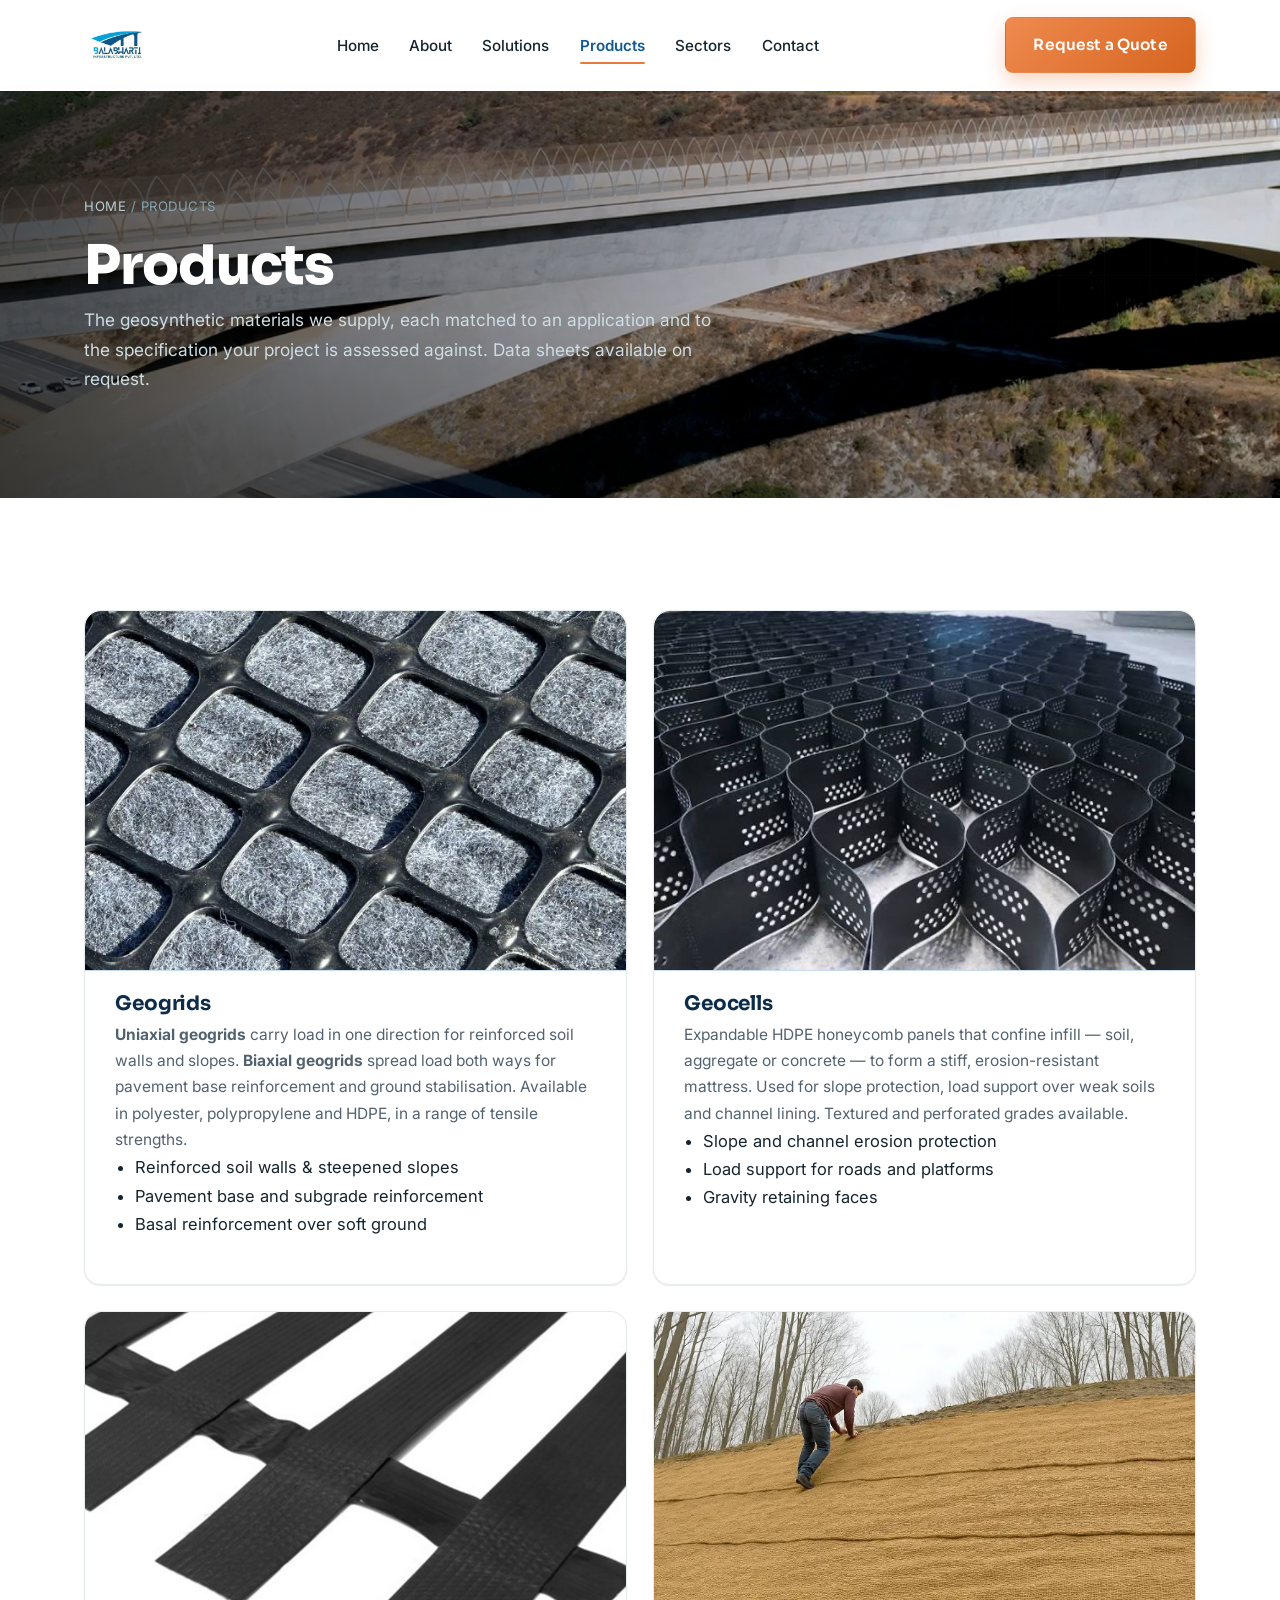
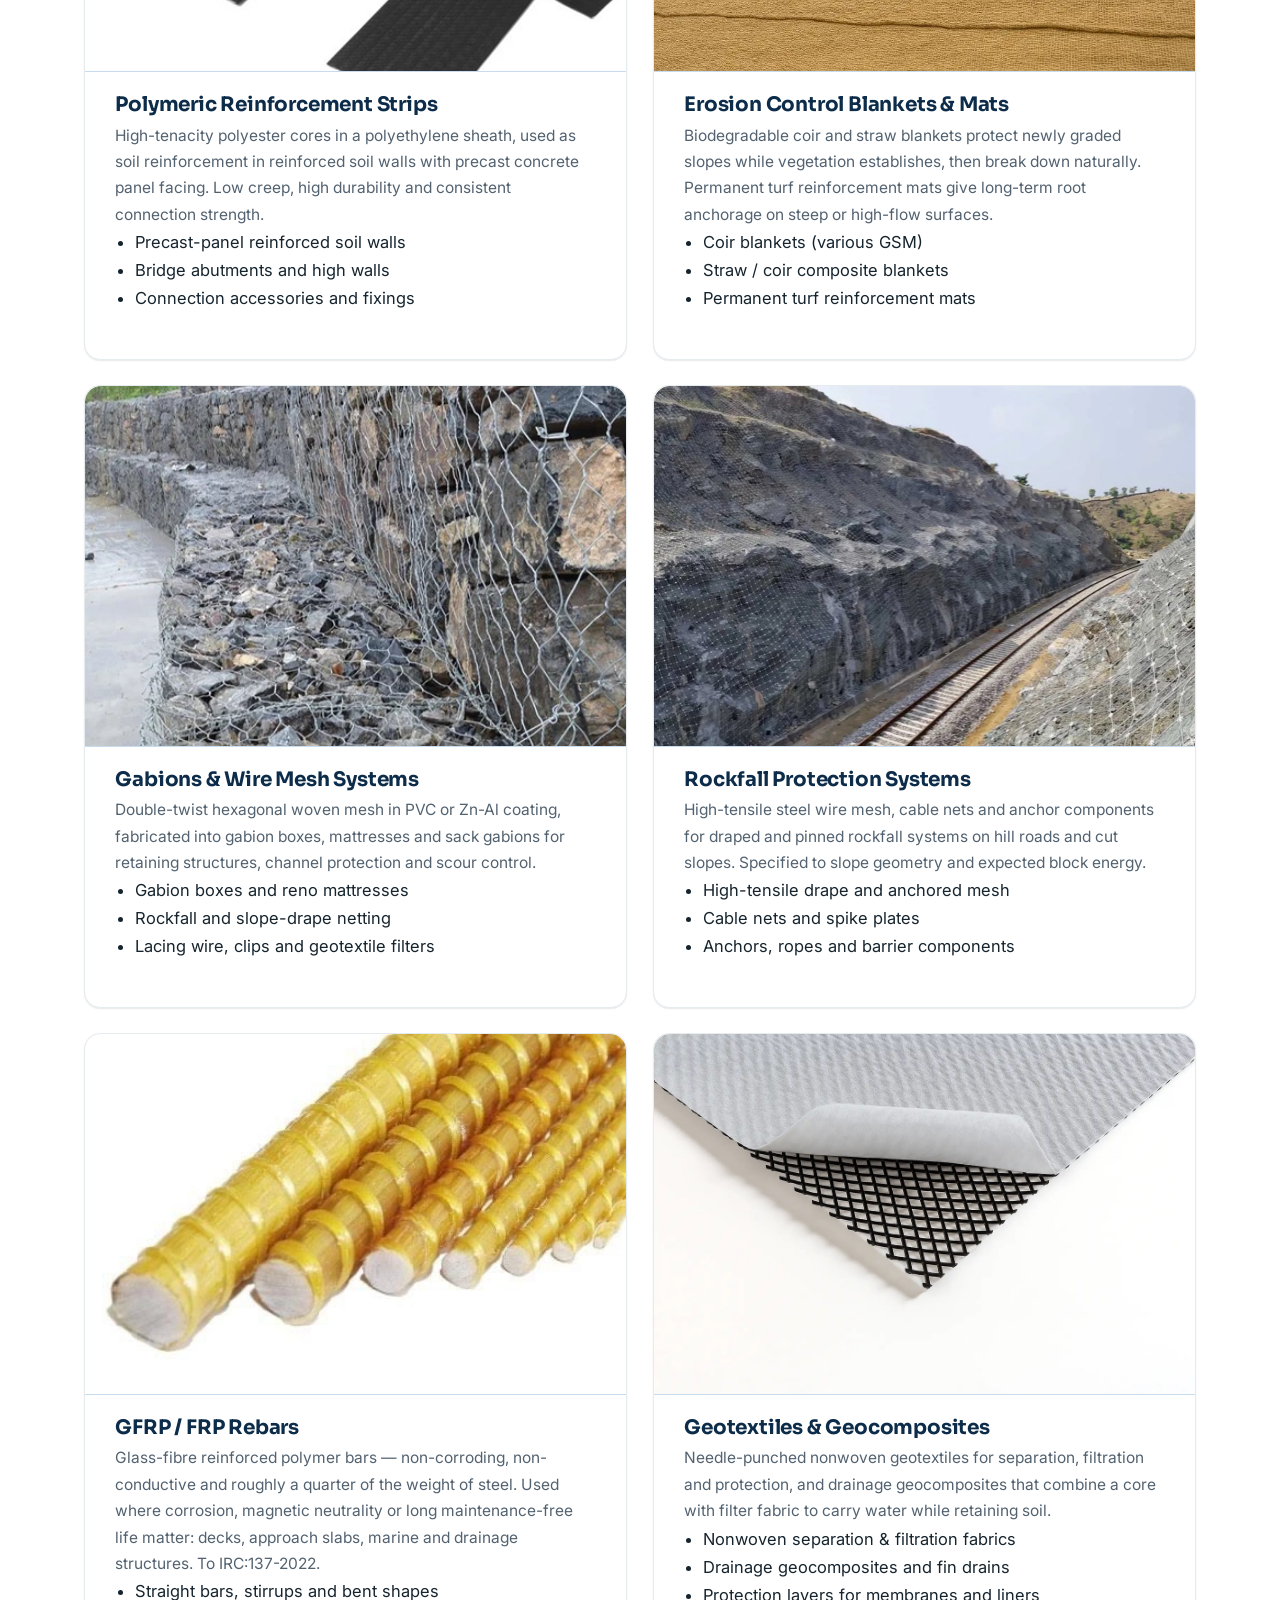
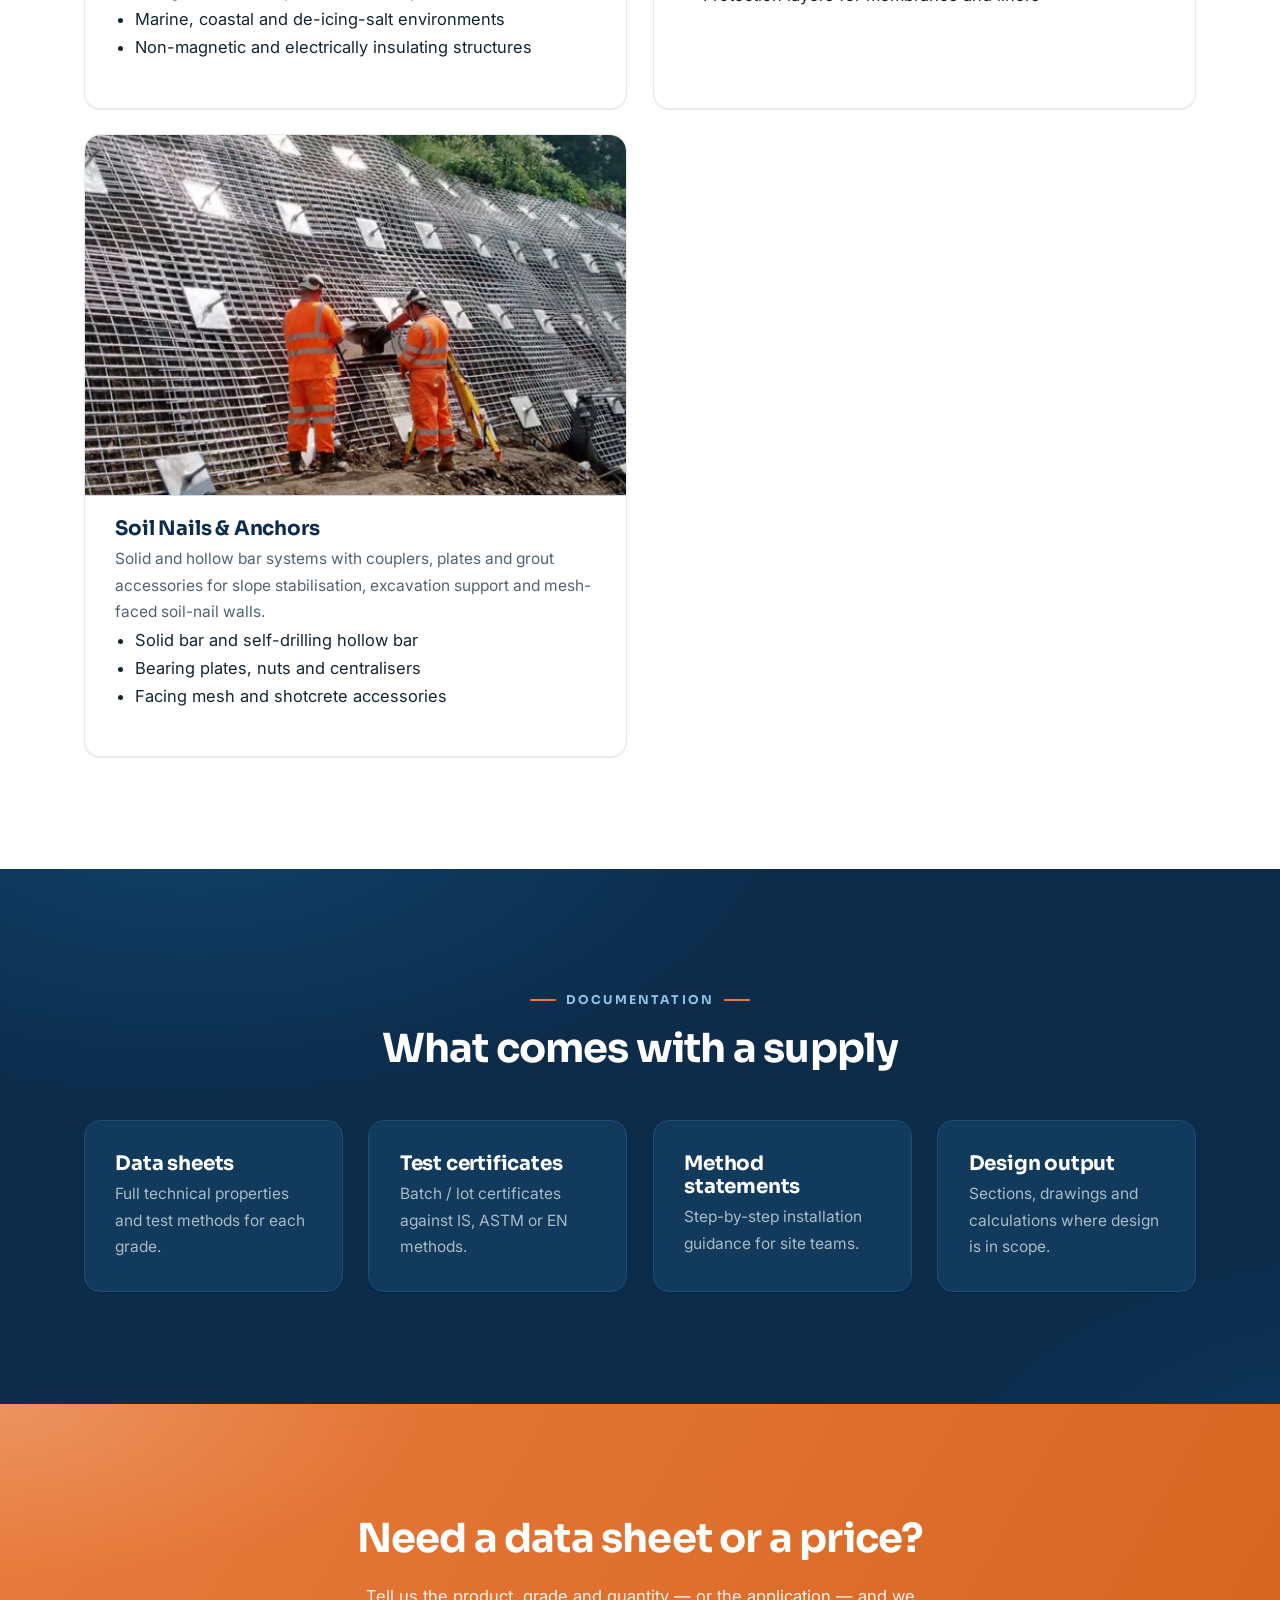
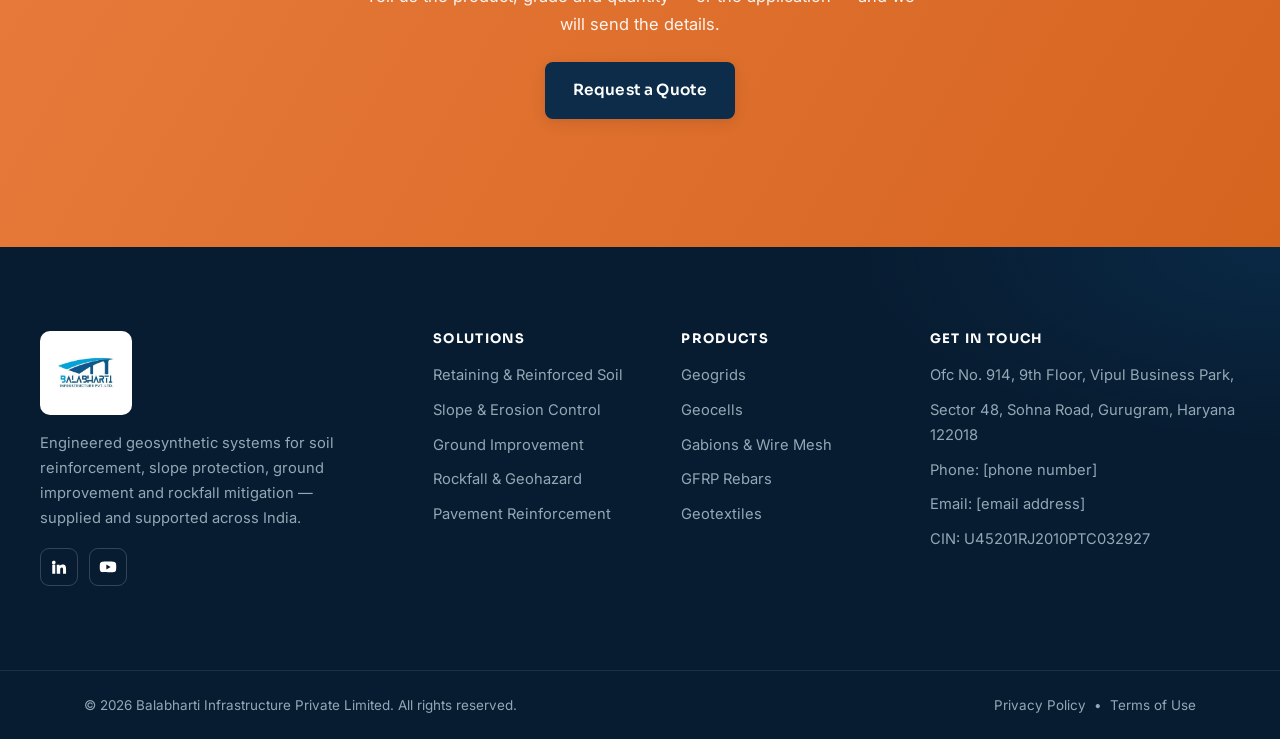
<file: products.html>
<!DOCTYPE html>
<html lang="en">
<head>
<meta charset="UTF-8">
<meta name="viewport" content="width=device-width, initial-scale=1">
<title>Products | Balabharti Infrastructure Pvt. Ltd.</title>
<meta name="description" content="Geosynthetic product range supplied by Balabharti Infrastructure — geogrids, geocells, polymeric reinforcement strips, erosion-control blankets, gabions and wire mesh, rockfall systems, GFRP rebars, geotextiles and geocomposites, soil nails and anchors.">
<link rel="icon" href="assets/img/logo.png">
<link rel="stylesheet" href="assets/css/style.css">
</head>
<body>

<header class="site-header">
  <div class="container nav">
    <a class="brand" href="index.html" aria-label="Balabharti Infrastructure home">
      <img class="brand__logo" src="assets/img/logo.png" alt="Balabharti Infrastructure Pvt. Ltd." width="447" height="447">
    </a>
    <button class="nav__toggle" aria-label="Menu" aria-expanded="false" aria-controls="primary-nav">
      <span></span><span></span><span></span>
    </button>
    <ul class="nav__links" id="primary-nav">
      <li><a href="index.html">Home</a></li>
      <li><a href="about.html">About</a></li>
      <li><a href="solutions.html">Solutions</a></li>
      <li><a href="products.html" aria-current="page">Products</a></li>
      <li><a href="sectors.html">Sectors</a></li>
      <li><a href="contact.html">Contact</a></li>
    </ul>
    <a class="btn btn--primary nav__cta" href="contact.html">Request a Quote</a>
  </div>
</header>

<section class="page-head">
  <div class="page-head__media" aria-hidden="true">
    <img src="assets/img/products-poster.jpg" alt="">
    <video autoplay muted loop playsinline preload="metadata" poster="assets/img/products-poster.jpg">
      <source src="assets/video/products.mp4" type="video/mp4">
    </video>
  </div>
  <div class="container">
    <div class="breadcrumb"><a href="index.html">Home</a> / Products</div>
    <h1>Products</h1>
    <p>The geosynthetic materials we supply, each matched to an application and to the specification your project is assessed against. Data sheets available on request.</p>
  </div>
</section>

<section class="section">
  <div class="container grid grid--2">

    <article class="card card--service" id="geogrid">
      <div class="card__media"><img src="assets/img/prod-geogrid.jpg" alt="Biaxial geogrid with nonwoven backing" loading="lazy"></div>
      <h3>Geogrids</h3>
      <p><strong>Uniaxial geogrids</strong> carry load in one direction for reinforced soil walls and slopes. <strong>Biaxial geogrids</strong> spread load both ways for pavement base reinforcement and ground stabilisation. Available in polyester, polypropylene and HDPE, in a range of tensile strengths.</p>
      <ul>
        <li>Reinforced soil walls &amp; steepened slopes</li>
        <li>Pavement base and subgrade reinforcement</li>
        <li>Basal reinforcement over soft ground</li>
      </ul>
    </article>

    <article class="card card--service" id="geocell">
      <div class="card__media"><img src="assets/img/prod-geocell.jpg" alt="Expanded HDPE geocell panel" loading="lazy"></div>
      <h3>Geocells</h3>
      <p>Expandable HDPE honeycomb panels that confine infill — soil, aggregate or concrete — to form a stiff, erosion-resistant mattress. Used for slope protection, load support over weak soils and channel lining. Textured and perforated grades available.</p>
      <ul>
        <li>Slope and channel erosion protection</li>
        <li>Load support for roads and platforms</li>
        <li>Gravity retaining faces</li>
      </ul>
    </article>

    <article class="card card--service" id="strips">
      <div class="card__media"><img src="assets/img/prod-strips.jpg" alt="Woven polymeric reinforcement strips" loading="lazy"></div>
      <h3>Polymeric Reinforcement Strips</h3>
      <p>High-tenacity polyester cores in a polyethylene sheath, used as soil reinforcement in reinforced soil walls with precast concrete panel facing. Low creep, high durability and consistent connection strength.</p>
      <ul>
        <li>Precast-panel reinforced soil walls</li>
        <li>Bridge abutments and high walls</li>
        <li>Connection accessories and fixings</li>
      </ul>
    </article>

    <article class="card card--service" id="erosion">
      <div class="card__media"><img src="assets/img/prod-erosion.jpg" alt="Installing coir erosion-control matting on a slope" loading="lazy"></div>
      <h3>Erosion Control Blankets &amp; Mats</h3>
      <p>Biodegradable coir and straw blankets protect newly graded slopes while vegetation establishes, then break down naturally. Permanent turf reinforcement mats give long-term root anchorage on steep or high-flow surfaces.</p>
      <ul>
        <li>Coir blankets (various GSM)</li>
        <li>Straw / coir composite blankets</li>
        <li>Permanent turf reinforcement mats</li>
      </ul>
    </article>

    <article class="card card--service" id="gabion">
      <div class="card__media"><img src="assets/img/prod-gabion.jpg" alt="Stone-filled gabion retaining wall" loading="lazy"></div>
      <h3>Gabions &amp; Wire Mesh Systems</h3>
      <p>Double-twist hexagonal woven mesh in PVC or Zn-Al coating, fabricated into gabion boxes, mattresses and sack gabions for retaining structures, channel protection and scour control.</p>
      <ul>
        <li>Gabion boxes and reno mattresses</li>
        <li>Rockfall and slope-drape netting</li>
        <li>Lacing wire, clips and geotextile filters</li>
      </ul>
    </article>

    <article class="card card--service" id="rockfall">
      <div class="card__media"><img src="assets/img/prod-rockfall.jpg" alt="High-tensile mesh draped over a rock cutting" loading="lazy"></div>
      <h3>Rockfall Protection Systems</h3>
      <p>High-tensile steel wire mesh, cable nets and anchor components for draped and pinned rockfall systems on hill roads and cut slopes. Specified to slope geometry and expected block energy.</p>
      <ul>
        <li>High-tensile drape and anchored mesh</li>
        <li>Cable nets and spike plates</li>
        <li>Anchors, ropes and barrier components</li>
      </ul>
    </article>

    <article class="card card--service" id="gfrp">
      <div class="card__media"><img src="assets/img/prod-gfrp.jpg" alt="Ribbed GFRP reinforcement bars" loading="lazy"></div>
      <h3>GFRP / FRP Rebars</h3>
      <p>Glass-fibre reinforced polymer bars — non-corroding, non-conductive and roughly a quarter of the weight of steel. Used where corrosion, magnetic neutrality or long maintenance-free life matter: decks, approach slabs, marine and drainage structures. To IRC:137-2022.</p>
      <ul>
        <li>Straight bars, stirrups and bent shapes</li>
        <li>Marine, coastal and de-icing-salt environments</li>
        <li>Non-magnetic and electrically insulating structures</li>
      </ul>
    </article>

    <article class="card card--service" id="geotextile">
      <div class="card__media"><img src="assets/img/prod-geotextile.jpg" alt="Drainage geocomposite with nonwoven filter fabric" loading="lazy"></div>
      <h3>Geotextiles &amp; Geocomposites</h3>
      <p>Needle-punched nonwoven geotextiles for separation, filtration and protection, and drainage geocomposites that combine a core with filter fabric to carry water while retaining soil.</p>
      <ul>
        <li>Nonwoven separation &amp; filtration fabrics</li>
        <li>Drainage geocomposites and fin drains</li>
        <li>Protection layers for membranes and liners</li>
      </ul>
    </article>

    <article class="card card--service" id="soilnail">
      <div class="card__media"><img src="assets/img/prod-soilnail.jpg" alt="Mesh-faced soil-nail wall under construction" loading="lazy"></div>
      <h3>Soil Nails &amp; Anchors</h3>
      <p>Solid and hollow bar systems with couplers, plates and grout accessories for slope stabilisation, excavation support and mesh-faced soil-nail walls.</p>
      <ul>
        <li>Solid bar and self-drilling hollow bar</li>
        <li>Bearing plates, nuts and centralisers</li>
        <li>Facing mesh and shotcrete accessories</li>
      </ul>
    </article>

  </div>
</section>

<section class="section section--dark">
  <div class="container section-head center">
    <span class="eyebrow">Documentation</span>
    <h2>What comes with a supply</h2>
  </div>
  <div class="container grid grid--4">
    <div class="card" style="background:#123a5c;border-color:#1e4d78;"><h3 style="color:#fff;">Data sheets</h3><p style="color:#a9bcc6;">Full technical properties and test methods for each grade.</p></div>
    <div class="card" style="background:#123a5c;border-color:#1e4d78;"><h3 style="color:#fff;">Test certificates</h3><p style="color:#a9bcc6;">Batch / lot certificates against IS, ASTM or EN methods.</p></div>
    <div class="card" style="background:#123a5c;border-color:#1e4d78;"><h3 style="color:#fff;">Method statements</h3><p style="color:#a9bcc6;">Step-by-step installation guidance for site teams.</p></div>
    <div class="card" style="background:#123a5c;border-color:#1e4d78;"><h3 style="color:#fff;">Design output</h3><p style="color:#a9bcc6;">Sections, drawings and calculations where design is in scope.</p></div>
  </div>
</section>

<section class="section cta-band">
  <div class="container">
    <h2>Need a data sheet or a price?</h2>
    <p>Tell us the product, grade and quantity — or the application — and we will send the details.</p>
    <p style="margin-top:1.5rem;"><a class="btn btn--dark" href="contact.html">Request a Quote</a></p>
  </div>
</section>

<footer class="site-footer">
  <div class="container footer-top">
    <div class="footer-grid">
      <div class="footer-brand">
        <a class="brand" href="index.html">
          <img class="brand__logo" src="assets/img/logo.png" alt="Balabharti Infrastructure Pvt. Ltd." width="447" height="447">
        </a>
        <p>Engineered geosynthetic systems for soil reinforcement, slope protection, ground improvement and rockfall mitigation — supplied and supported across India.</p>
        <div class="social">
          <a href="#" aria-label="LinkedIn"><svg viewBox="0 0 24 24"><path d="M4.98 3.5A2.5 2.5 0 1 1 5 8.5a2.5 2.5 0 0 1 0-5zM3 9h4v12H3zM9 9h3.8v1.7h.05c.53-1 1.83-2.05 3.77-2.05 4.03 0 4.78 2.65 4.78 6.1V21h-4v-5.3c0-1.27-.02-2.9-1.77-2.9-1.77 0-2.04 1.38-2.04 2.8V21H9z"/></svg></a>
          <a href="#" aria-label="YouTube"><svg viewBox="0 0 24 24"><path d="M23 12s0-3.2-.4-4.7a3 3 0 0 0-2.1-2.1C18.9 4.8 12 4.8 12 4.8s-6.9 0-8.5.4A3 3 0 0 0 1.4 7.3C1 8.8 1 12 1 12s0 3.2.4 4.7a3 3 0 0 0 2.1 2.1c1.6.4 8.5.4 8.5.4s6.9 0 8.5-.4a3 3 0 0 0 2.1-2.1C23 15.2 23 12 23 12zM9.8 15.3V8.7l5.7 3.3z"/></svg></a>
        </div>
      </div>
      <div>
        <h4>Solutions</h4>
        <ul>
          <li><a href="solutions.html#retaining">Retaining &amp; Reinforced Soil</a></li>
          <li><a href="solutions.html#slope">Slope &amp; Erosion Control</a></li>
          <li><a href="solutions.html#ground">Ground Improvement</a></li>
          <li><a href="solutions.html#geohazard">Rockfall &amp; Geohazard</a></li>
          <li><a href="solutions.html#pavement">Pavement Reinforcement</a></li>
        </ul>
      </div>
      <div>
        <h4>Products</h4>
        <ul>
          <li><a href="products.html#geogrid">Geogrids</a></li>
          <li><a href="products.html#geocell">Geocells</a></li>
          <li><a href="products.html#gabion">Gabions &amp; Wire Mesh</a></li>
          <li><a href="products.html#gfrp">GFRP Rebars</a></li>
          <li><a href="products.html#geotextile">Geotextiles</a></li>
        </ul>
      </div>
      <div>
        <h4>Get in Touch</h4>
        <ul>
          <li>Ofc No. 914, 9th Floor, Vipul Business Park,</li>
          <li>Sector 48, Sohna Road, Gurugram, Haryana 122018</li>
          <li>Phone: [phone number]</li>
          <li>Email: [email address]</li>
          <li>CIN: U45201RJ2010PTC032927</li>
        </ul>
      </div>
    </div>
  </div>
  <div class="footer-bottom">
    <div class="container" style="display:flex;flex-wrap:wrap;gap:1rem;justify-content:space-between;width:100%;">
      <span>&copy; <span data-year>2026</span> Balabharti Infrastructure Private Limited. All rights reserved.</span>
      <span><a href="#">Privacy Policy</a> &nbsp;&bull;&nbsp; <a href="#">Terms of Use</a></span>
    </div>
  </div>
</footer>

<script src="assets/js/main.js"></script>
</body>
</html>
</file>
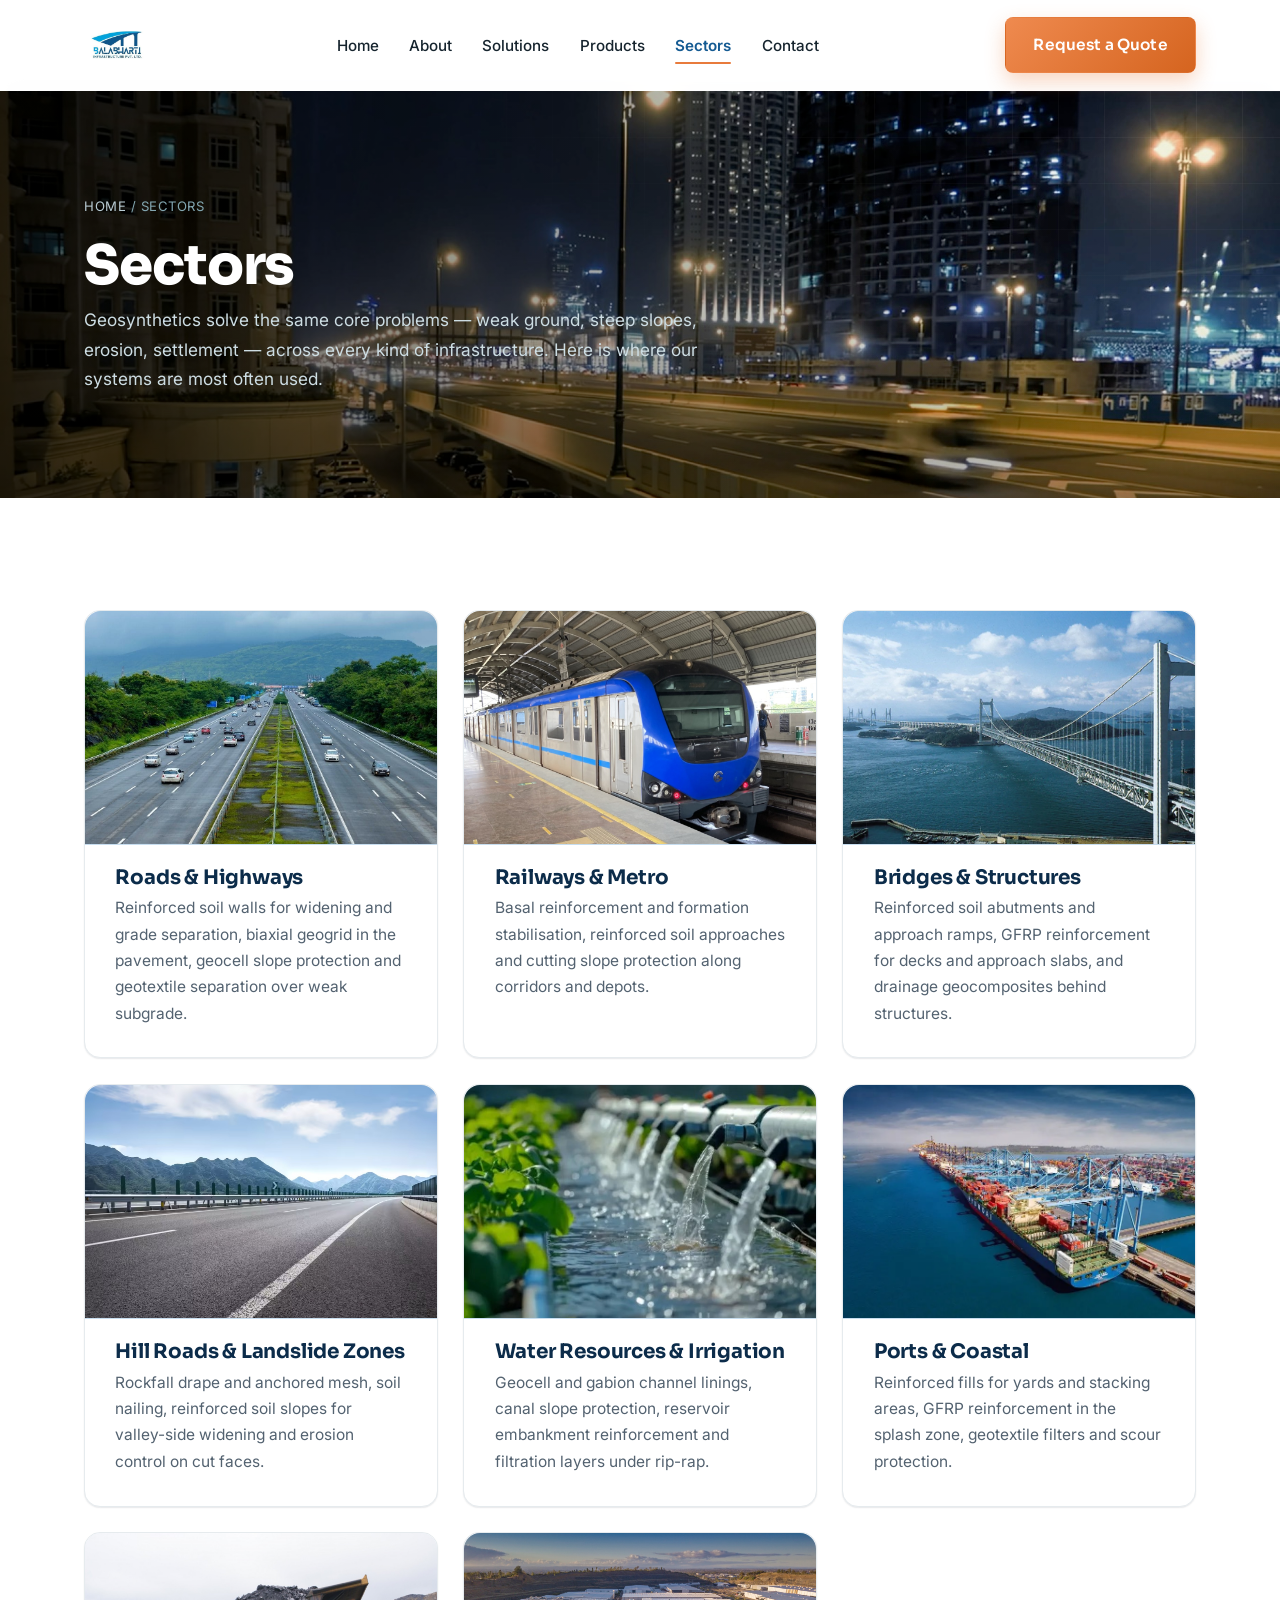
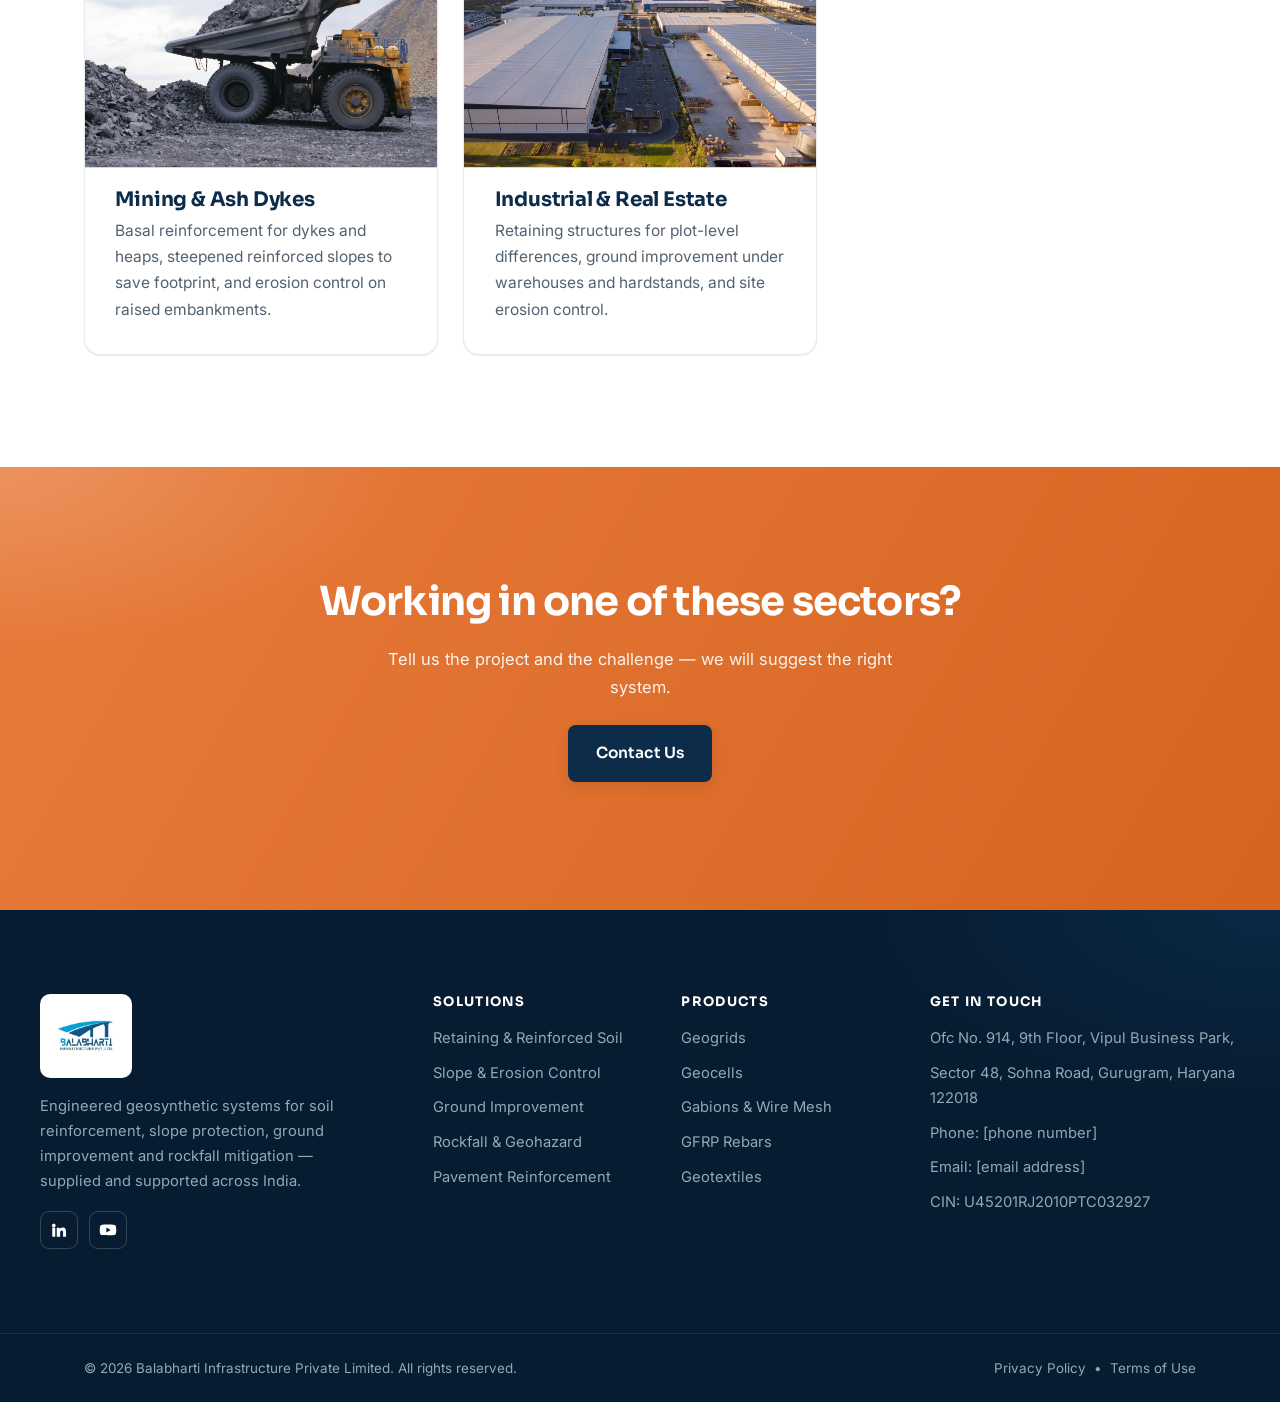
<file: sectors.html>
<!DOCTYPE html>
<html lang="en">
<head>
<meta charset="UTF-8">
<meta name="viewport" content="width=device-width, initial-scale=1">
<title>Sectors | Balabharti Infrastructure Pvt. Ltd.</title>
<meta name="description" content="Infrastructure sectors served by Balabharti Infrastructure's geosynthetic systems — roads and highways, railways and metro, bridges, hill roads, water resources, ports, mining and industrial development.">
<link rel="icon" href="assets/img/logo.png">
<link rel="stylesheet" href="assets/css/style.css">
</head>
<body>

<header class="site-header">
  <div class="container nav">
    <a class="brand" href="index.html" aria-label="Balabharti Infrastructure home">
      <img class="brand__logo" src="assets/img/logo.png" alt="Balabharti Infrastructure Pvt. Ltd." width="447" height="447">
    </a>
    <button class="nav__toggle" aria-label="Menu" aria-expanded="false" aria-controls="primary-nav">
      <span></span><span></span><span></span>
    </button>
    <ul class="nav__links" id="primary-nav">
      <li><a href="index.html">Home</a></li>
      <li><a href="about.html">About</a></li>
      <li><a href="solutions.html">Solutions</a></li>
      <li><a href="products.html">Products</a></li>
      <li><a href="sectors.html" aria-current="page">Sectors</a></li>
      <li><a href="contact.html">Contact</a></li>
    </ul>
    <a class="btn btn--primary nav__cta" href="contact.html">Request a Quote</a>
  </div>
</header>

<section class="page-head">
  <div class="page-head__media" aria-hidden="true">
    <img src="assets/img/sectors-poster.jpg" alt="">
    <video autoplay muted loop playsinline preload="metadata" poster="assets/img/sectors-poster.jpg">
      <source src="assets/video/sectors.mp4" type="video/mp4">
    </video>
  </div>
  <div class="container">
    <div class="breadcrumb"><a href="index.html">Home</a> / Sectors</div>
    <h1>Sectors</h1>
    <p>Geosynthetics solve the same core problems — weak ground, steep slopes, erosion, settlement — across every kind of infrastructure. Here is where our systems are most often used.</p>
  </div>
</section>

<section class="section">
  <div class="container grid grid--3">

    <article class="card">
      <div class="card__media"><img src="assets/img/sector-roads.jpg" alt="Divided expressway through green hills" loading="lazy"></div>
      <h3>Roads &amp; Highways</h3>
      <p>Reinforced soil walls for widening and grade separation, biaxial geogrid in the pavement, geocell slope protection and geotextile separation over weak subgrade.</p>
    </article>

    <article class="card">
      <div class="card__media"><img src="assets/img/sector-railways.jpg" alt="Metro train at a station platform" loading="lazy"></div>
      <h3>Railways &amp; Metro</h3>
      <p>Basal reinforcement and formation stabilisation, reinforced soil approaches and cutting slope protection along corridors and depots.</p>
    </article>

    <article class="card">
      <div class="card__media"><img src="assets/img/sector-bridges.jpg" alt="Long suspension bridge over the sea" loading="lazy"></div>
      <h3>Bridges &amp; Structures</h3>
      <p>Reinforced soil abutments and approach ramps, GFRP reinforcement for decks and approach slabs, and drainage geocomposites behind structures.</p>
    </article>

    <article class="card">
      <div class="card__media"><img src="assets/img/sector-hillroads.jpg" alt="Highway through mountainous terrain" loading="lazy"></div>
      <h3>Hill Roads &amp; Landslide Zones</h3>
      <p>Rockfall drape and anchored mesh, soil nailing, reinforced soil slopes for valley-side widening and erosion control on cut faces.</p>
    </article>

    <article class="card">
      <div class="card__media"><img src="assets/img/sector-water.jpg" alt="Water flowing from pipes into an irrigation channel" loading="lazy"></div>
      <h3>Water Resources &amp; Irrigation</h3>
      <p>Geocell and gabion channel linings, canal slope protection, reservoir embankment reinforcement and filtration layers under rip-rap.</p>
    </article>

    <article class="card">
      <div class="card__media"><img src="assets/img/sector-ports.jpg" alt="Container ship berthed at a port with gantry cranes" loading="lazy"></div>
      <h3>Ports &amp; Coastal</h3>
      <p>Reinforced fills for yards and stacking areas, GFRP reinforcement in the splash zone, geotextile filters and scour protection.</p>
    </article>

    <article class="card">
      <div class="card__media"><img src="assets/img/sector-mining.jpg" alt="Loaded haul truck at an open-pit mine" loading="lazy"></div>
      <h3>Mining &amp; Ash Dykes</h3>
      <p>Basal reinforcement for dykes and heaps, steepened reinforced slopes to save footprint, and erosion control on raised embankments.</p>
    </article>

    <article class="card">
      <div class="card__media"><img src="assets/img/sector-industrial.jpg" alt="Aerial view of a warehouse and logistics park" loading="lazy"></div>
      <h3>Industrial &amp; Real Estate</h3>
      <p>Retaining structures for plot-level differences, ground improvement under warehouses and hardstands, and site erosion control.</p>
    </article>

  </div>
</section>

<section class="section cta-band">
  <div class="container">
    <h2>Working in one of these sectors?</h2>
    <p>Tell us the project and the challenge — we will suggest the right system.</p>
    <p style="margin-top:1.5rem;"><a class="btn btn--dark" href="contact.html">Contact Us</a></p>
  </div>
</section>

<footer class="site-footer">
  <div class="container footer-top">
    <div class="footer-grid">
      <div class="footer-brand">
        <a class="brand" href="index.html">
          <img class="brand__logo" src="assets/img/logo.png" alt="Balabharti Infrastructure Pvt. Ltd." width="447" height="447">
        </a>
        <p>Engineered geosynthetic systems for soil reinforcement, slope protection, ground improvement and rockfall mitigation — supplied and supported across India.</p>
        <div class="social">
          <a href="#" aria-label="LinkedIn"><svg viewBox="0 0 24 24"><path d="M4.98 3.5A2.5 2.5 0 1 1 5 8.5a2.5 2.5 0 0 1 0-5zM3 9h4v12H3zM9 9h3.8v1.7h.05c.53-1 1.83-2.05 3.77-2.05 4.03 0 4.78 2.65 4.78 6.1V21h-4v-5.3c0-1.27-.02-2.9-1.77-2.9-1.77 0-2.04 1.38-2.04 2.8V21H9z"/></svg></a>
          <a href="#" aria-label="YouTube"><svg viewBox="0 0 24 24"><path d="M23 12s0-3.2-.4-4.7a3 3 0 0 0-2.1-2.1C18.9 4.8 12 4.8 12 4.8s-6.9 0-8.5.4A3 3 0 0 0 1.4 7.3C1 8.8 1 12 1 12s0 3.2.4 4.7a3 3 0 0 0 2.1 2.1c1.6.4 8.5.4 8.5.4s6.9 0 8.5-.4a3 3 0 0 0 2.1-2.1C23 15.2 23 12 23 12zM9.8 15.3V8.7l5.7 3.3z"/></svg></a>
        </div>
      </div>
      <div>
        <h4>Solutions</h4>
        <ul>
          <li><a href="solutions.html#retaining">Retaining &amp; Reinforced Soil</a></li>
          <li><a href="solutions.html#slope">Slope &amp; Erosion Control</a></li>
          <li><a href="solutions.html#ground">Ground Improvement</a></li>
          <li><a href="solutions.html#geohazard">Rockfall &amp; Geohazard</a></li>
          <li><a href="solutions.html#pavement">Pavement Reinforcement</a></li>
        </ul>
      </div>
      <div>
        <h4>Products</h4>
        <ul>
          <li><a href="products.html#geogrid">Geogrids</a></li>
          <li><a href="products.html#geocell">Geocells</a></li>
          <li><a href="products.html#gabion">Gabions &amp; Wire Mesh</a></li>
          <li><a href="products.html#gfrp">GFRP Rebars</a></li>
          <li><a href="products.html#geotextile">Geotextiles</a></li>
        </ul>
      </div>
      <div>
        <h4>Get in Touch</h4>
        <ul>
          <li>Ofc No. 914, 9th Floor, Vipul Business Park,</li>
          <li>Sector 48, Sohna Road, Gurugram, Haryana 122018</li>
          <li>Phone: [phone number]</li>
          <li>Email: [email address]</li>
          <li>CIN: U45201RJ2010PTC032927</li>
        </ul>
      </div>
    </div>
  </div>
  <div class="footer-bottom">
    <div class="container" style="display:flex;flex-wrap:wrap;gap:1rem;justify-content:space-between;width:100%;">
      <span>&copy; <span data-year>2026</span> Balabharti Infrastructure Private Limited. All rights reserved.</span>
      <span><a href="#">Privacy Policy</a> &nbsp;&bull;&nbsp; <a href="#">Terms of Use</a></span>
    </div>
  </div>
</footer>

<script src="assets/js/main.js"></script>
</body>
</html>
</file>
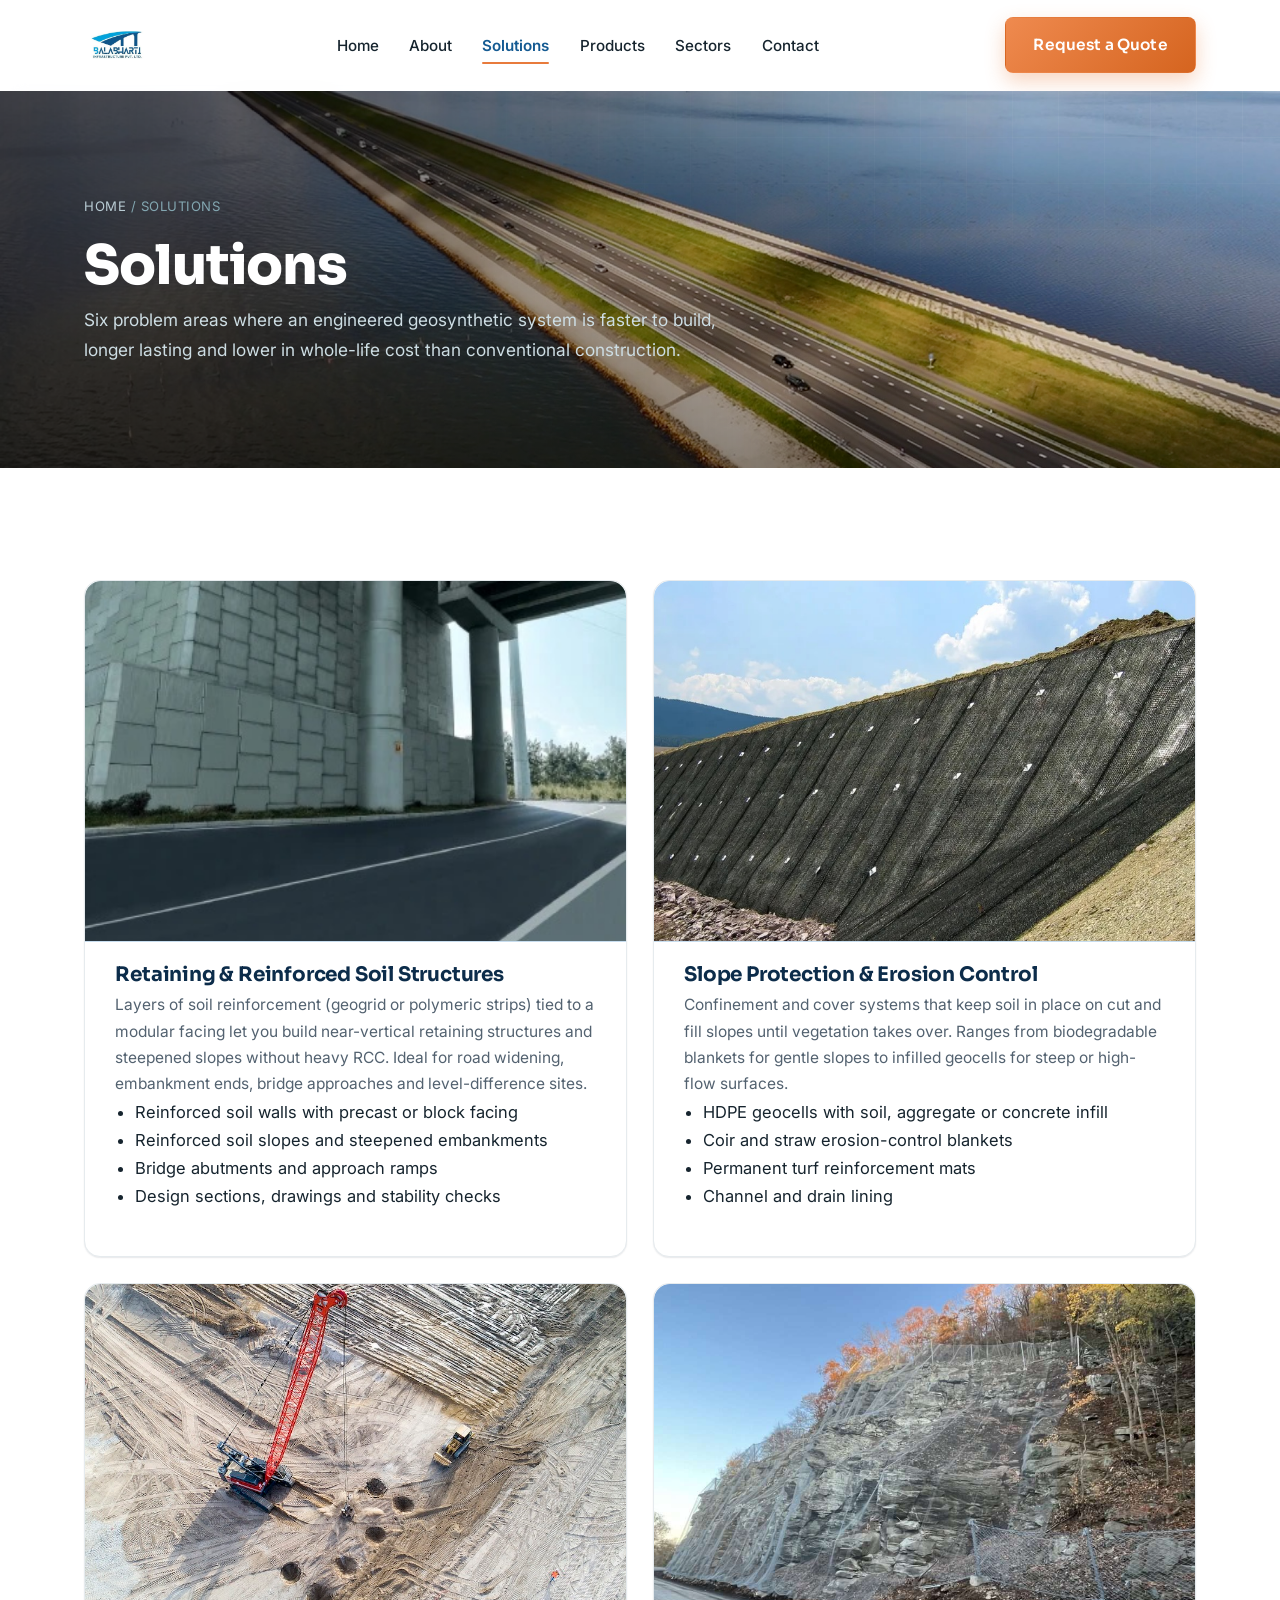
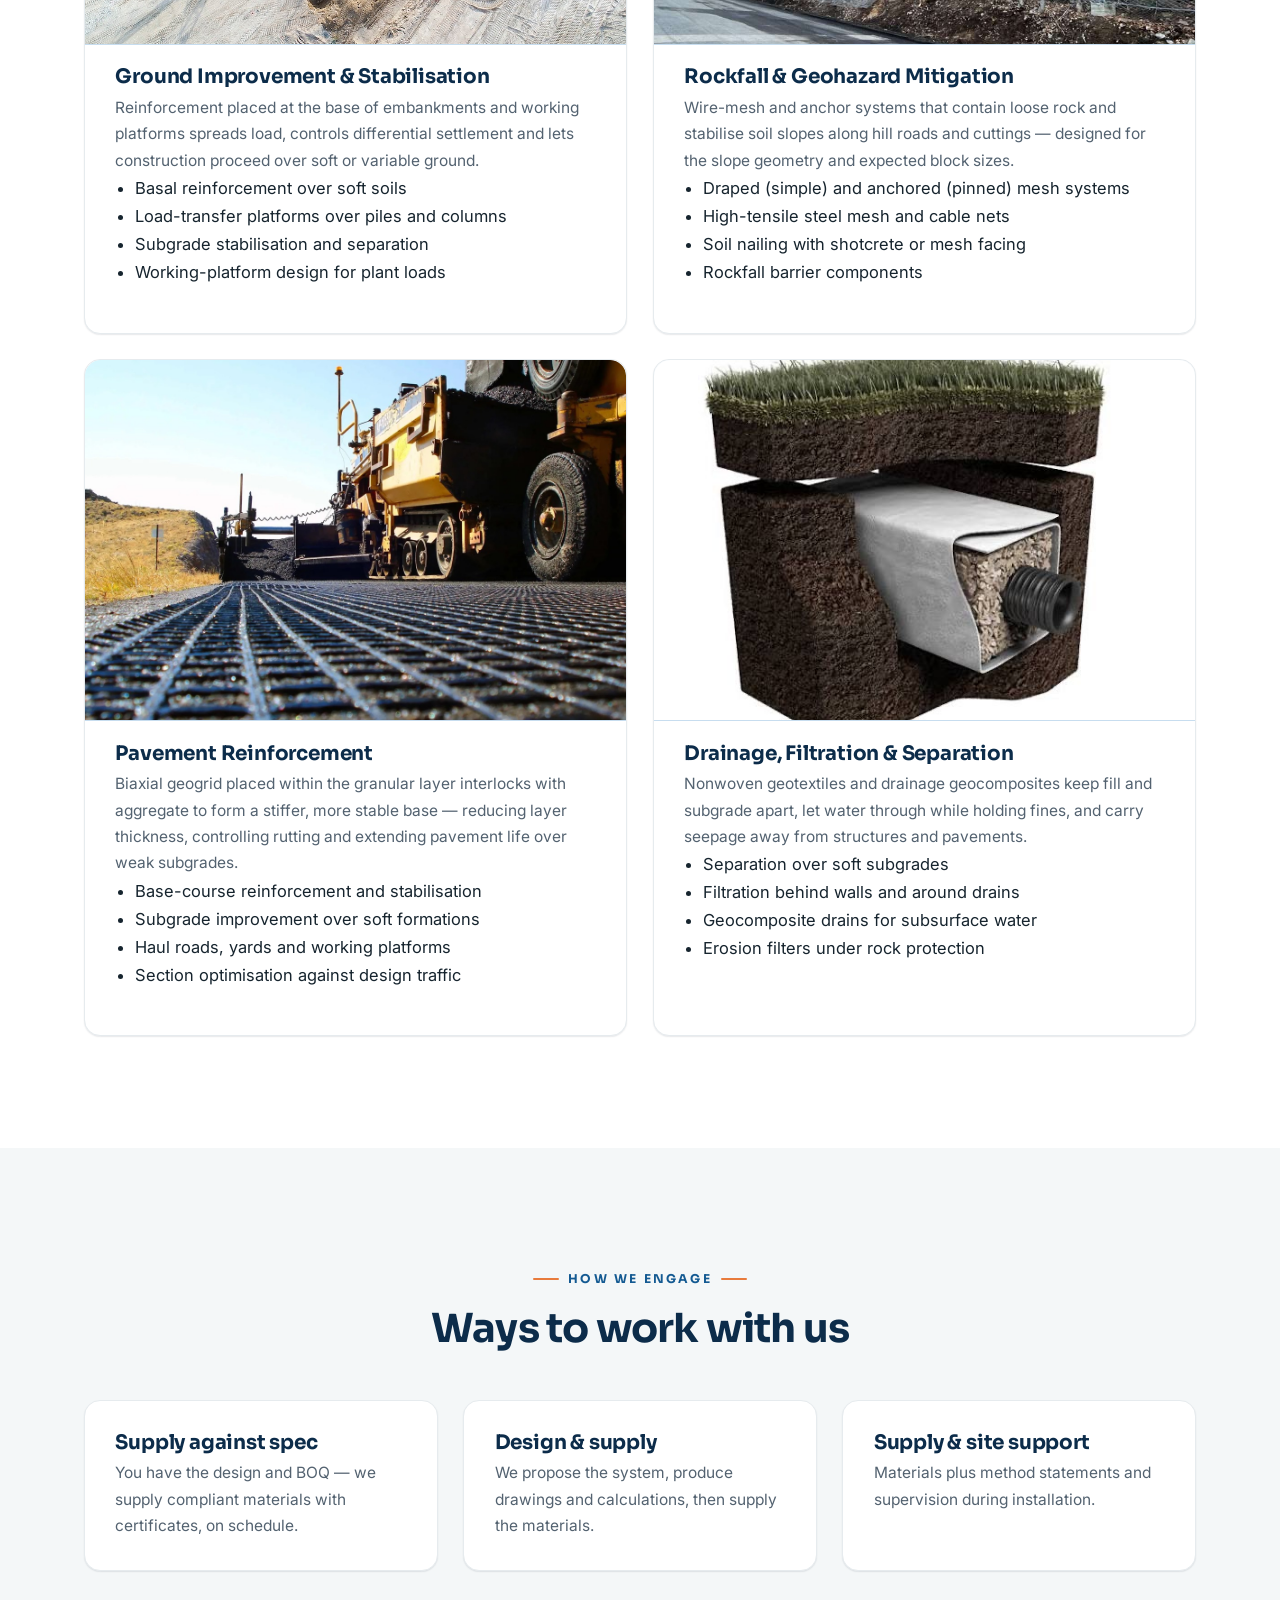
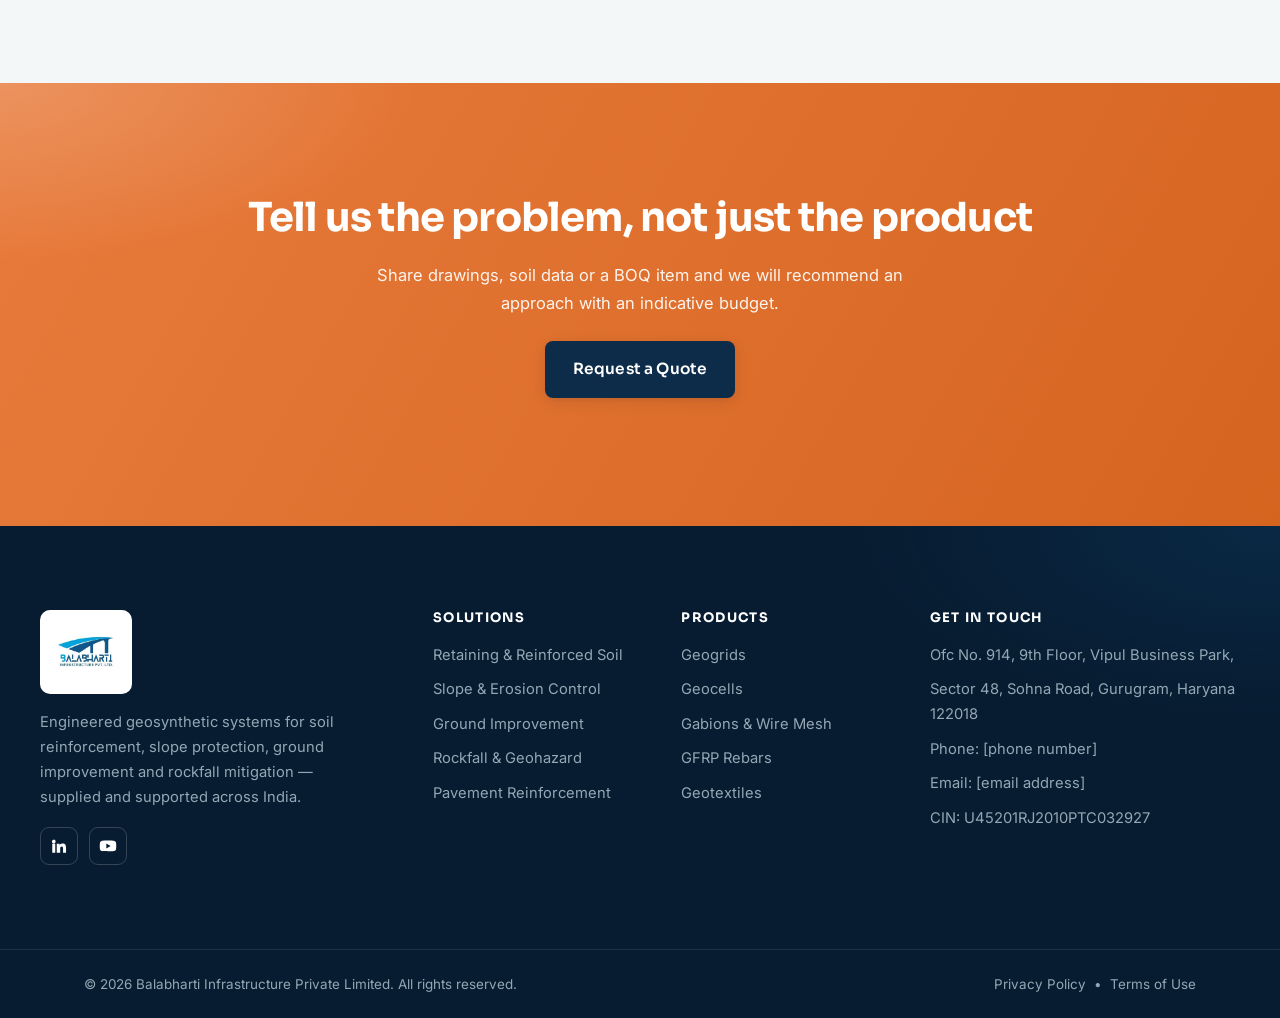
<file: solutions.html>
<!DOCTYPE html>
<html lang="en">
<head>
<meta charset="UTF-8">
<meta name="viewport" content="width=device-width, initial-scale=1">
<title>Solutions | Balabharti Infrastructure Pvt. Ltd.</title>
<meta name="description" content="Geosynthetic engineering solutions from Balabharti Infrastructure — reinforced soil structures, slope protection and erosion control, ground improvement, rockfall and geohazard mitigation, pavement reinforcement and drainage.">
<link rel="icon" href="assets/img/logo.png">
<link rel="stylesheet" href="assets/css/style.css">
</head>
<body>

<header class="site-header">
  <div class="container nav">
    <a class="brand" href="index.html" aria-label="Balabharti Infrastructure home">
      <img class="brand__logo" src="assets/img/logo.png" alt="Balabharti Infrastructure Pvt. Ltd." width="447" height="447">
    </a>
    <button class="nav__toggle" aria-label="Menu" aria-expanded="false" aria-controls="primary-nav">
      <span></span><span></span><span></span>
    </button>
    <ul class="nav__links" id="primary-nav">
      <li><a href="index.html">Home</a></li>
      <li><a href="about.html">About</a></li>
      <li><a href="solutions.html" aria-current="page">Solutions</a></li>
      <li><a href="products.html">Products</a></li>
      <li><a href="sectors.html">Sectors</a></li>
      <li><a href="contact.html">Contact</a></li>
    </ul>
    <a class="btn btn--primary nav__cta" href="contact.html">Request a Quote</a>
  </div>
</header>

<section class="page-head">
  <div class="page-head__media" aria-hidden="true">
    <img src="assets/img/solutions-poster.jpg" alt="">
    <video autoplay muted loop playsinline preload="metadata" poster="assets/img/solutions-poster.jpg">
      <source src="assets/video/solutions.mp4" type="video/mp4">
    </video>
  </div>
  <div class="container">
    <div class="breadcrumb"><a href="index.html">Home</a> / Solutions</div>
    <h1>Solutions</h1>
    <p>Six problem areas where an engineered geosynthetic system is faster to build, longer lasting and lower in whole-life cost than conventional construction.</p>
  </div>
</section>

<section class="section">
  <div class="container grid grid--2">

    <article class="card card--service" id="retaining">
      <div class="card__media"><img src="assets/img/rs-wall.jpg" alt="Panel-faced reinforced soil wall" loading="lazy"></div>
      <h3>Retaining &amp; Reinforced Soil Structures</h3>
      <p>Layers of soil reinforcement (geogrid or polymeric strips) tied to a modular facing let you build near-vertical retaining structures and steepened slopes without heavy RCC. Ideal for road widening, embankment ends, bridge approaches and level-difference sites.</p>
      <ul>
        <li>Reinforced soil walls with precast or block facing</li>
        <li>Reinforced soil slopes and steepened embankments</li>
        <li>Bridge abutments and approach ramps</li>
        <li>Design sections, drawings and stability checks</li>
      </ul>
    </article>

    <article class="card card--service" id="slope">
      <div class="card__media"><img src="assets/img/rs-slope.jpg" alt="Geotextile-faced reinforced soil slope" loading="lazy"></div>
      <h3>Slope Protection &amp; Erosion Control</h3>
      <p>Confinement and cover systems that keep soil in place on cut and fill slopes until vegetation takes over. Ranges from biodegradable blankets for gentle slopes to infilled geocells for steep or high-flow surfaces.</p>
      <ul>
        <li>HDPE geocells with soil, aggregate or concrete infill</li>
        <li>Coir and straw erosion-control blankets</li>
        <li>Permanent turf reinforcement mats</li>
        <li>Channel and drain lining</li>
      </ul>
    </article>

    <article class="card card--service" id="ground">
      <div class="card__media"><img src="assets/img/ground-improvement.jpg" alt="Ground-improvement rig installing soil columns" loading="lazy"></div>
      <h3>Ground Improvement &amp; Stabilisation</h3>
      <p>Reinforcement placed at the base of embankments and working platforms spreads load, controls differential settlement and lets construction proceed over soft or variable ground.</p>
      <ul>
        <li>Basal reinforcement over soft soils</li>
        <li>Load-transfer platforms over piles and columns</li>
        <li>Subgrade stabilisation and separation</li>
        <li>Working-platform design for plant loads</li>
      </ul>
    </article>

    <article class="card card--service" id="geohazard">
      <div class="card__media"><img src="assets/img/rockfall.jpg" alt="Draped rockfall protection mesh on a rock cut" loading="lazy"></div>
      <h3>Rockfall &amp; Geohazard Mitigation</h3>
      <p>Wire-mesh and anchor systems that contain loose rock and stabilise soil slopes along hill roads and cuttings — designed for the slope geometry and expected block sizes.</p>
      <ul>
        <li>Draped (simple) and anchored (pinned) mesh systems</li>
        <li>High-tensile steel mesh and cable nets</li>
        <li>Soil nailing with shotcrete or mesh facing</li>
        <li>Rockfall barrier components</li>
      </ul>
    </article>

    <article class="card card--service" id="pavement">
      <div class="card__media"><img src="assets/img/pavement.jpg" alt="Asphalt paver laying over a biaxial geogrid" loading="lazy"></div>
      <h3>Pavement Reinforcement</h3>
      <p>Biaxial geogrid placed within the granular layer interlocks with aggregate to form a stiffer, more stable base — reducing layer thickness, controlling rutting and extending pavement life over weak subgrades.</p>
      <ul>
        <li>Base-course reinforcement and stabilisation</li>
        <li>Subgrade improvement over soft formations</li>
        <li>Haul roads, yards and working platforms</li>
        <li>Section optimisation against design traffic</li>
      </ul>
    </article>

    <article class="card card--service" id="drainage">
      <div class="card__media"><img src="assets/img/drainage.jpg" alt="Geotextile-wrapped aggregate drain cutaway" loading="lazy"></div>
      <h3>Drainage, Filtration &amp; Separation</h3>
      <p>Nonwoven geotextiles and drainage geocomposites keep fill and subgrade apart, let water through while holding fines, and carry seepage away from structures and pavements.</p>
      <ul>
        <li>Separation over soft subgrades</li>
        <li>Filtration behind walls and around drains</li>
        <li>Geocomposite drains for subsurface water</li>
        <li>Erosion filters under rock protection</li>
      </ul>
    </article>

  </div>
</section>

<section class="section section--alt">
  <div class="container section-head center">
    <span class="eyebrow">How We Engage</span>
    <h2>Ways to work with us</h2>
  </div>
  <div class="container grid grid--3">
    <div class="card"><h3>Supply against spec</h3><p>You have the design and BOQ — we supply compliant materials with certificates, on schedule.</p></div>
    <div class="card"><h3>Design &amp; supply</h3><p>We propose the system, produce drawings and calculations, then supply the materials.</p></div>
    <div class="card"><h3>Supply &amp; site support</h3><p>Materials plus method statements and supervision during installation.</p></div>
  </div>
</section>

<section class="section cta-band">
  <div class="container">
    <h2>Tell us the problem, not just the product</h2>
    <p>Share drawings, soil data or a BOQ item and we will recommend an approach with an indicative budget.</p>
    <p style="margin-top:1.5rem;"><a class="btn btn--dark" href="contact.html">Request a Quote</a></p>
  </div>
</section>

<footer class="site-footer">
  <div class="container footer-top">
    <div class="footer-grid">
      <div class="footer-brand">
        <a class="brand" href="index.html">
          <img class="brand__logo" src="assets/img/logo.png" alt="Balabharti Infrastructure Pvt. Ltd." width="447" height="447">
        </a>
        <p>Engineered geosynthetic systems for soil reinforcement, slope protection, ground improvement and rockfall mitigation — supplied and supported across India.</p>
        <div class="social">
          <a href="#" aria-label="LinkedIn"><svg viewBox="0 0 24 24"><path d="M4.98 3.5A2.5 2.5 0 1 1 5 8.5a2.5 2.5 0 0 1 0-5zM3 9h4v12H3zM9 9h3.8v1.7h.05c.53-1 1.83-2.05 3.77-2.05 4.03 0 4.78 2.65 4.78 6.1V21h-4v-5.3c0-1.27-.02-2.9-1.77-2.9-1.77 0-2.04 1.38-2.04 2.8V21H9z"/></svg></a>
          <a href="#" aria-label="YouTube"><svg viewBox="0 0 24 24"><path d="M23 12s0-3.2-.4-4.7a3 3 0 0 0-2.1-2.1C18.9 4.8 12 4.8 12 4.8s-6.9 0-8.5.4A3 3 0 0 0 1.4 7.3C1 8.8 1 12 1 12s0 3.2.4 4.7a3 3 0 0 0 2.1 2.1c1.6.4 8.5.4 8.5.4s6.9 0 8.5-.4a3 3 0 0 0 2.1-2.1C23 15.2 23 12 23 12zM9.8 15.3V8.7l5.7 3.3z"/></svg></a>
        </div>
      </div>
      <div>
        <h4>Solutions</h4>
        <ul>
          <li><a href="solutions.html#retaining">Retaining &amp; Reinforced Soil</a></li>
          <li><a href="solutions.html#slope">Slope &amp; Erosion Control</a></li>
          <li><a href="solutions.html#ground">Ground Improvement</a></li>
          <li><a href="solutions.html#geohazard">Rockfall &amp; Geohazard</a></li>
          <li><a href="solutions.html#pavement">Pavement Reinforcement</a></li>
        </ul>
      </div>
      <div>
        <h4>Products</h4>
        <ul>
          <li><a href="products.html#geogrid">Geogrids</a></li>
          <li><a href="products.html#geocell">Geocells</a></li>
          <li><a href="products.html#gabion">Gabions &amp; Wire Mesh</a></li>
          <li><a href="products.html#gfrp">GFRP Rebars</a></li>
          <li><a href="products.html#geotextile">Geotextiles</a></li>
        </ul>
      </div>
      <div>
        <h4>Get in Touch</h4>
        <ul>
          <li>Ofc No. 914, 9th Floor, Vipul Business Park,</li>
          <li>Sector 48, Sohna Road, Gurugram, Haryana 122018</li>
          <li>Phone: [phone number]</li>
          <li>Email: [email address]</li>
          <li>CIN: U45201RJ2010PTC032927</li>
        </ul>
      </div>
    </div>
  </div>
  <div class="footer-bottom">
    <div class="container" style="display:flex;flex-wrap:wrap;gap:1rem;justify-content:space-between;width:100%;">
      <span>&copy; <span data-year>2026</span> Balabharti Infrastructure Private Limited. All rights reserved.</span>
      <span><a href="#">Privacy Policy</a> &nbsp;&bull;&nbsp; <a href="#">Terms of Use</a></span>
    </div>
  </div>
</footer>

<script src="assets/js/main.js"></script>
</body>
</html>
</file>
<file: assets/css/style.css>
/* ==========================================================================
   Balabharti Infrastructure Pvt. Ltd. — site styles
   Brand colours live in :root below. Everything else cascades from here.
   ========================================================================== */

@import url('https://fonts.googleapis.com/css2?family=Inter:wght@400;500;600;700&family=Sora:wght@500;600;700;800&display=swap');

:root {
  /* ---- Brand palette (SWAP THESE for your brand colours) ---- */
  --brand-navy:      #0C2C4A;   /* primary dark   */
  --brand-navy-deep: #071c31;   /* deepest shade  */
  --brand-blue:      #1C75BC;   /* primary blue — matches the logo */
  --brand-blue-dark: #145A92;   /* blue, pressed  */
  --brand-blue-soft: #E8F1F9;   /* blue tint bg   */
  --brand-steel:     #6E90AC;   /* muted accent   */
  --brand-accent:      #E87B3C; /* call-to-action highlight */
  --brand-accent-dark: #d5641f;

  /* ---- Neutrals ---- */
  --ink:      #16242e;
  --ink-soft: #536270;
  --line:     #e6ebee;
  --line-soft:#eef2f4;
  --bg:       #ffffff;
  --bg-alt:   #f4f7f8;
  --bg-dark:  #0C2C4A;

  /* ---- Type ---- */
  --font-sans: "Inter", "Segoe UI", Roboto, "Helvetica Neue", Arial, system-ui, sans-serif;
  --font-head: "Sora", "Inter", "Segoe UI", Roboto, Arial, sans-serif;

  /* ---- Layout ---- */
  --maxw: 1200px;
  --gutter: clamp(18px, 4vw, 44px);
  --radius: 10px;
  --radius-lg: 16px;

  /* ---- Elevation (layered, navy-tinted) ---- */
  --shadow-sm: 0 1px 2px rgba(10,34,51,.06), 0 1px 1px rgba(10,34,51,.04);
  --shadow:    0 4px 16px rgba(10,34,51,.08), 0 2px 6px rgba(10,34,51,.05);
  --shadow-lg: 0 18px 44px rgba(10,34,51,.14), 0 6px 16px rgba(10,34,51,.08);
  --shadow-xl: 0 32px 70px rgba(10,34,51,.18);

  --transition: .22s cubic-bezier(.4, 0, .2, 1);
}

/* ---------- Reset-ish ---------- */
*, *::before, *::after { box-sizing: border-box; }
html { scroll-behavior: smooth; -webkit-text-size-adjust: 100%; }
body {
  margin: 0;
  font-family: var(--font-sans);
  color: var(--ink);
  background: var(--bg);
  line-height: 1.7;
  font-size: 16.5px;
  -webkit-font-smoothing: antialiased;
  -moz-osx-font-smoothing: grayscale;
  text-rendering: optimizeLegibility;
}
img { max-width: 100%; display: block; }
a { color: var(--brand-blue-dark); text-decoration: none; transition: color var(--transition); }
a:hover { color: var(--brand-accent); }
h1, h2, h3, h4 {
  font-family: var(--font-head);
  line-height: 1.15;
  color: var(--brand-navy);
  margin: 0 0 .5em;
  font-weight: 700;
  letter-spacing: -0.02em;
}
h1 { font-size: clamp(2.2rem, 5vw, 3.4rem); font-weight: 800; }
h2 { font-size: clamp(1.7rem, 3.4vw, 2.5rem); }
h3 { font-size: 1.25rem; letter-spacing: -0.01em; }
p { margin: 0 0 1rem; }
ul { margin: 0 0 1rem; padding-left: 1.2rem; }
::selection { background: var(--brand-blue); color: #fff; }

/* ---------- Utilities ---------- */
.container { max-width: var(--maxw); margin-inline: auto; padding-inline: var(--gutter); }
.section { padding: clamp(56px, 9vw, 112px) 0; }
.section--alt { background: var(--bg-alt); }
.section--dark {
  background:
    radial-gradient(1000px 480px at 15% -10%, rgba(28,117,188,.28), transparent 60%),
    radial-gradient(900px 500px at 110% 120%, rgba(28,117,188,.18), transparent 55%),
    var(--bg-dark);
  color: #c7d4dc;
}
.section--dark h2, .section--dark h3 { color: #fff; }
.section-head { max-width: 720px; margin-bottom: 3rem; }
.section-head.center { margin-inline: auto; text-align: center; }
.eyebrow {
  display: inline-flex;
  align-items: center;
  gap: .6rem;
  font-family: var(--font-head);
  font-size: .76rem;
  letter-spacing: .18em;
  text-transform: uppercase;
  font-weight: 700;
  color: var(--brand-blue-dark);
  margin-bottom: 1rem;
}
.eyebrow::before {
  content: "";
  width: 26px;
  height: 2px;
  background: var(--brand-accent);
  border-radius: 2px;
}
.section-head.center .eyebrow::after {
  content: "";
  width: 26px;
  height: 2px;
  background: var(--brand-accent);
  border-radius: 2px;
}
.section--dark .eyebrow { color: #8fc4ea; }
.lead { font-size: 1.14rem; color: var(--ink-soft); }
.section--dark .lead { color: #a9bcc6; }
.text-center { text-align: center; }

/* ---------- Buttons ---------- */
.btn {
  display: inline-flex;
  align-items: center;
  gap: .55rem;
  padding: .9rem 1.7rem;
  border-radius: 8px;
  font-family: var(--font-head);
  font-weight: 600;
  font-size: .96rem;
  letter-spacing: .01em;
  cursor: pointer;
  border: 1.5px solid transparent;
  transition: transform var(--transition), box-shadow var(--transition), background var(--transition), color var(--transition);
  white-space: nowrap;
}
.btn:active { transform: translateY(1px); }
.btn--primary {
  background: linear-gradient(135deg, #ef8a4f, var(--brand-accent-dark));
  color: #fff;
  box-shadow: 0 8px 20px rgba(232,123,60,.32);
}
.btn--primary:hover { color: #fff; transform: translateY(-2px); box-shadow: 0 14px 30px rgba(232,123,60,.42); }
.btn--ghost { border-color: rgba(255,255,255,.5); color: inherit; background: transparent; }
.btn--ghost:hover { background: rgba(255,255,255,.12); color: inherit; transform: translateY(-2px); }
.btn--dark {
  background: var(--brand-navy);
  color: #fff;
  box-shadow: var(--shadow);
}
.btn--dark:hover { background: var(--brand-blue-dark); color: #fff; transform: translateY(-2px); box-shadow: var(--shadow-lg); }

/* ---------- Header / Nav ---------- */
.site-header {
  position: sticky;
  top: 0;
  z-index: 100;
  background: rgba(255,255,255,.85);
  backdrop-filter: saturate(180%) blur(12px);
  -webkit-backdrop-filter: saturate(180%) blur(12px);
  border-bottom: 1px solid transparent;
  transition: box-shadow var(--transition), border-color var(--transition), background var(--transition);
}
.site-header.is-scrolled {
  border-bottom-color: var(--line);
  box-shadow: 0 6px 24px rgba(10,34,51,.07);
  background: rgba(255,255,255,.94);
}
.nav {
  display: flex;
  align-items: center;
  justify-content: space-between;
  gap: 1.5rem;
  min-height: 90px;
}
.brand { display: flex; align-items: center; gap: .8rem; flex-shrink: 0; }
.brand__mark {
  width: 40px; height: 40px;
  background: var(--brand-navy);
  color: #fff;
  display: grid; place-items: center;
  border-radius: var(--radius);
  font-weight: 800;
  font-size: 1.2rem;
  letter-spacing: -1px;
}
.brand__logo { height: 66px; width: auto; object-fit: contain; display: block; flex-shrink: 0; }
.site-footer .brand__logo { height: 72px; background: #fff; border-radius: var(--radius); padding: 6px 10px; box-sizing: content-box; }
@media (max-width: 480px) { .brand__logo { height: 52px; } }
.brand__text { display: flex; flex-direction: column; line-height: 1.15; }
.brand__name { font-family: var(--font-head); font-weight: 800; color: var(--brand-navy); font-size: 1.02rem; letter-spacing: -0.01em; }
.brand__tag { font-size: .64rem; letter-spacing: .18em; text-transform: uppercase; color: var(--brand-steel); font-weight: 600; }

.nav__links {
  display: flex;
  align-items: center;
  gap: 1.9rem;
  list-style: none;
  margin: 0; padding: 0;
}
.nav__links a {
  color: var(--ink);
  font-weight: 500;
  font-size: .95rem;
  padding: .4rem 0;
  position: relative;
}
.nav__links a::after {
  content: "";
  position: absolute;
  left: 0; right: 100%; bottom: -3px;
  height: 2px;
  background: var(--brand-accent);
  border-radius: 2px;
  transition: right var(--transition);
}
.nav__links a:hover { color: var(--brand-blue-dark); }
.nav__links a:hover::after { right: 0; }
.nav__links a[aria-current="page"] { color: var(--brand-blue-dark); font-weight: 600; }
.nav__links a[aria-current="page"]::after { right: 0; }
.nav__cta { flex-shrink: 0; }

.nav__toggle {
  display: none;
  background: none;
  border: 0;
  cursor: pointer;
  padding: 8px;
}
.nav__toggle span {
  display: block;
  width: 24px; height: 2px;
  background: var(--brand-navy);
  margin: 5px 0;
  border-radius: 2px;
  transition: transform var(--transition), opacity var(--transition);
}

@media (max-width: 940px) {
  .nav__toggle { display: block; }
  .nav__links {
    position: fixed;
    inset: 90px 0 auto 0;
    flex-direction: column;
    align-items: flex-start;
    gap: 0;
    background: #fff;
    border-bottom: 1px solid var(--line);
    box-shadow: var(--shadow-lg);
    padding: .5rem var(--gutter) 1.2rem;
    transform: translateY(-130%);
    transition: transform .3s cubic-bezier(.4,0,.2,1);
  }
  .nav__links.is-open { transform: translateY(0); }
  .nav__links li { width: 100%; }
  .nav__links a { display: block; padding: 1rem 0; border-bottom: 1px solid var(--line-soft); width: 100%; }
  .nav__links a::after { display: none; }
  .nav__cta { display: none; }
}

/* ---------- Hero ---------- */
.hero {
  position: relative;
  color: #fff;
  background:
    radial-gradient(1100px 520px at 12% 0%, rgba(28,117,188,.45), transparent 55%),
    radial-gradient(900px 600px at 100% 100%, rgba(28,117,188,.30), transparent 50%),
    linear-gradient(140deg, var(--brand-navy-deep) 0%, var(--brand-navy) 55%, #123a48 100%);
  overflow: hidden;
  isolation: isolate;
}
/* background video / poster */
.hero__media {
  position: absolute; inset: 0;
  z-index: 0;
  overflow: hidden;
  pointer-events: none;
}
.hero__media img,
.hero__media video {
  position: absolute; inset: 0;
  width: 100%; height: 100%;
  object-fit: cover;
  opacity: 1;                 /* video shows in full colour */
}
.hero__media::after {         /* neutral shade — only enough for text legibility */
  content: "";
  position: absolute; inset: 0;
  background:
    linear-gradient(90deg, rgba(0,0,0,.55) 0%, rgba(0,0,0,.28) 45%, rgba(0,0,0,0) 78%),
    linear-gradient(0deg, rgba(0,0,0,.30) 0%, rgba(0,0,0,0) 40%);
}
@media (max-width: 700px) { .hero__media video { display: none; } }
@media (prefers-reduced-motion: reduce) { .hero__media video { display: none; } }

.hero::before {
  /* blueprint grid */
  content: "";
  position: absolute; inset: 0;
  z-index: 1;
  background-image:
    linear-gradient(rgba(255,255,255,.055) 1px, transparent 1px),
    linear-gradient(90deg, rgba(255,255,255,.055) 1px, transparent 1px);
  background-size: 46px 46px;
  mask-image: radial-gradient(120% 100% at 20% 0%, #000 0%, transparent 75%);
  -webkit-mask-image: radial-gradient(120% 100% at 20% 0%, #000 0%, transparent 75%);
  pointer-events: none;
}
.hero::after {
  /* soft grain / vignette */
  content: "";
  position: absolute; inset: 0;
  z-index: 1;
  background: radial-gradient(130% 130% at 50% 0%, transparent 62%, rgba(0,0,0,.42) 100%);
  pointer-events: none;
}
.hero__inner {
  position: relative;
  z-index: 2;
  max-width: 780px;
  padding: clamp(72px, 13vw, 148px) 0 clamp(56px, 9vw, 104px);
}
.hero .eyebrow { color: #93c8ef; }
.hero .eyebrow::before { background: var(--brand-accent); }
.hero h1 {
  color: #fff;
  margin-bottom: 1.1rem;
  background: linear-gradient(180deg, #ffffff 40%, #cfe6ea 100%);
  -webkit-background-clip: text;
  background-clip: text;
  -webkit-text-fill-color: transparent;
}
.hero p { font-size: 1.2rem; color: #cddde3; margin-bottom: 2.2rem; max-width: 620px; }
.hero__actions { display: flex; flex-wrap: wrap; gap: 1rem; }

.hero__stats {
  position: relative;
  z-index: 2;
  display: grid;
  grid-template-columns: repeat(4, 1fr);
  border-top: 1px solid rgba(255,255,255,.14);
  border-bottom: 1px solid rgba(255,255,255,.14);
  background: rgba(255,255,255,.03);
}
.hero__stat { padding: 1.6rem var(--gutter); text-align: center; position: relative; }
.hero__stat + .hero__stat::before {
  content: "";
  position: absolute; left: 0; top: 22%; bottom: 22%;
  width: 1px; background: rgba(255,255,255,.14);
}
.hero__stat b {
  display: block;
  font-family: var(--font-head);
  font-size: 1.9rem;
  font-weight: 700;
  color: #fff;
  letter-spacing: -0.02em;
}
.hero__stat span { font-size: .78rem; letter-spacing: .08em; text-transform: uppercase; color: #8fb4bd; }
@media (max-width: 720px) {
  .hero__stats { grid-template-columns: repeat(2, 1fr); }
  .hero__stat:nth-child(3)::before, .hero__stat:nth-child(2)::before { display: none; }
  .hero__stat { border-top: 1px solid rgba(255,255,255,.1); }
  .hero__stat:nth-child(-n+2) { border-top: 0; }
}

/* ---------- Card grids ---------- */
.grid { display: grid; gap: 1.6rem; }
.grid--3 { grid-template-columns: repeat(3, 1fr); }
.grid--4 { grid-template-columns: repeat(4, 1fr); }
.grid--2 { grid-template-columns: repeat(2, 1fr); }
@media (max-width: 960px) { .grid--3, .grid--4 { grid-template-columns: repeat(2, 1fr); } }
@media (max-width: 620px) { .grid--2, .grid--3, .grid--4 { grid-template-columns: 1fr; } }

.card {
  background: #fff;
  border: 1px solid var(--line);
  border-radius: var(--radius-lg);
  padding: 1.9rem;
  box-shadow: var(--shadow-sm);
  transition: transform var(--transition), box-shadow var(--transition), border-color var(--transition);
}
.card:hover {
  transform: translateY(-6px);
  box-shadow: var(--shadow-lg);
  border-color: rgba(28,117,188,.35);
}
.card__icon {
  width: 52px; height: 52px;
  display: grid; place-items: center;
  background: var(--brand-blue-soft);
  border: 1px solid rgba(28,117,188,.16);
  border-radius: 12px;
  color: var(--brand-blue-dark);
  margin-bottom: 1.1rem;
}
.card__icon svg { width: 26px; height: 26px; }

/* Illustration header inside a card */
.card__media {
  margin: -1.9rem -1.9rem 1.3rem;
  border-radius: var(--radius-lg) var(--radius-lg) 0 0;
  overflow: hidden;
  aspect-ratio: 3 / 2;
  background: var(--brand-blue-soft);
  border-bottom: 1px solid rgba(28,117,188,.16);
}
.card__media img { width: 100%; height: 100%; object-fit: cover; display: block; }
.card h3 { margin-bottom: .4rem; }
.card p { margin: 0; color: var(--ink-soft); font-size: .97rem; }

/* Service card with side accent */
.card--service { position: relative; overflow: hidden; }
.card--service::before {
  content: "";
  position: absolute; left: 0; top: 0; bottom: 0;
  width: 3px;
  background: linear-gradient(var(--brand-accent), var(--brand-blue));
  transform: scaleY(0);
  transform-origin: top;
  transition: transform var(--transition);
}
.card--service:hover::before { transform: scaleY(1); }

/* Sector pill list */
.sectors { display: flex; flex-wrap: wrap; gap: .8rem; padding: 0; }
.sectors li {
  list-style: none;
  background: #fff;
  border: 1px solid var(--line);
  border-radius: 999px;
  padding: .65rem 1.3rem;
  font-family: var(--font-head);
  font-weight: 500;
  font-size: .92rem;
  color: var(--brand-navy);
  box-shadow: var(--shadow-sm);
  transition: transform var(--transition), border-color var(--transition), color var(--transition);
}
.sectors li:hover { transform: translateY(-3px); border-color: var(--brand-blue); color: var(--brand-blue-dark); }

/* ---------- Split feature ---------- */
.split {
  display: grid;
  grid-template-columns: 1fr 1fr;
  gap: clamp(2rem, 5vw, 4.5rem);
  align-items: center;
}
.split--reverse .split__media { order: 2; }
@media (max-width: 860px) {
  .split { grid-template-columns: 1fr; }
  .split--reverse .split__media { order: 0; }
}
.split__media {
  position: relative;
  background: linear-gradient(135deg, var(--brand-blue), var(--brand-navy));
  border-radius: var(--radius-lg);
  min-height: 360px;
  display: grid;
  place-items: center;
  color: rgba(255,255,255,.65);
  font-size: .85rem;
  overflow: hidden;
  box-shadow: var(--shadow-lg);
}
.split__media img { width: 100%; height: 100%; object-fit: cover; }
.checklist { list-style: none; padding: 0; margin: 1.6rem 0 0; }
.checklist li {
  position: relative;
  padding-left: 2.1rem;
  margin-bottom: 1rem;
  color: var(--ink-soft);
}
.checklist li::before {
  content: "";
  position: absolute; left: 0; top: .3rem;
  width: 20px; height: 20px;
  background: var(--brand-blue-soft);
  border-radius: 50%;
}
.checklist li::after {
  content: "";
  position: absolute; left: 6px; top: .62rem;
  width: 8px; height: 8px;
  background: var(--brand-blue-dark);
  border-radius: 50%;
}

/* ---------- Stats band ---------- */
.stats {
  display: grid;
  grid-template-columns: repeat(4, 1fr);
  gap: 2rem;
  text-align: center;
}
@media (max-width: 720px) { .stats { grid-template-columns: repeat(2, 1fr); } }
.stats b {
  display: block;
  font-family: var(--font-head);
  font-size: clamp(2.1rem, 4.2vw, 3rem);
  font-weight: 800;
  letter-spacing: -0.03em;
  background: linear-gradient(180deg, #ffffff, #a9d4f2);
  -webkit-background-clip: text;
  background-clip: text;
  -webkit-text-fill-color: transparent;
}
.stats span { color: #9fb6bf; font-size: .88rem; letter-spacing: .06em; text-transform: uppercase; }

/* ---------- Projects ---------- */
.project {
  border: 1px solid var(--line);
  border-radius: var(--radius-lg);
  overflow: hidden;
  background: #fff;
  box-shadow: var(--shadow-sm);
  transition: transform var(--transition), box-shadow var(--transition);
}
.project:hover { transform: translateY(-6px); box-shadow: var(--shadow-lg); }
.project__media {
  aspect-ratio: 16 / 10;
  background: linear-gradient(135deg, var(--brand-steel), var(--brand-navy));
  display: grid; place-items: center;
  color: rgba(255,255,255,.6);
  font-size: .8rem;
  overflow: hidden;
}
.project__media img { width: 100%; height: 100%; object-fit: cover; transition: transform .4s ease; }
.project:hover .project__media img { transform: scale(1.05); }
.project__body { padding: 1.5rem 1.6rem 1.7rem; }
.project__meta { font-family: var(--font-head); font-size: .72rem; text-transform: uppercase; letter-spacing: .12em; color: var(--brand-accent-dark); font-weight: 700; }
.project__body h3 { margin: .4rem 0 .5rem; font-size: 1.12rem; }
.project__body p { margin: 0; font-size: .93rem; color: var(--ink-soft); }

/* ---------- Logos / certifications ---------- */
.logos { display: flex; flex-wrap: wrap; gap: 1rem; justify-content: center; padding: 0; }
.logos li {
  list-style: none;
  border: 1px solid var(--line);
  border-radius: 10px;
  padding: 1rem 1.7rem;
  font-family: var(--font-head);
  font-weight: 700;
  color: var(--brand-steel);
  background: #fff;
  font-size: .9rem;
  box-shadow: var(--shadow-sm);
  transition: color var(--transition), border-color var(--transition);
}
.logos li:hover { color: var(--brand-blue-dark); border-color: var(--brand-blue); }

/* ---------- CTA band ---------- */
.cta-band {
  position: relative;
  background:
    radial-gradient(700px 300px at 0% 0%, rgba(255,255,255,.18), transparent 60%),
    linear-gradient(120deg, var(--brand-accent), var(--brand-accent-dark));
  color: #fff;
  text-align: center;
  overflow: hidden;
}
.cta-band h2 { color: #fff; }
.cta-band p { color: rgba(255,255,255,.92); max-width: 560px; margin-inline: auto; }

/* ---------- Page header (interior pages) ---------- */
.page-head {
  position: relative;
  background:
    radial-gradient(800px 400px at 100% 0%, rgba(28,117,188,.4), transparent 55%),
    linear-gradient(130deg, var(--brand-navy-deep), var(--brand-navy) 70%, #123a48);
  color: #fff;
  padding: clamp(56px, 10vw, 104px) 0;
  overflow: hidden;
  isolation: isolate;
}
/* optional background video / poster (add .page-head__media as first child) */
.page-head__media {
  position: absolute; inset: 0;
  z-index: 0;
  overflow: hidden;
  pointer-events: none;
}
.page-head__media img,
.page-head__media video {
  position: absolute; inset: 0;
  width: 100%; height: 100%;
  object-fit: cover;
}
.page-head__media::after {   /* neutral shade — only for text legibility */
  content: "";
  position: absolute; inset: 0;
  background:
    linear-gradient(90deg, rgba(0,0,0,.62) 0%, rgba(0,0,0,.34) 46%, rgba(0,0,0,.05) 80%),
    linear-gradient(0deg, rgba(0,0,0,.28) 0%, rgba(0,0,0,0) 45%);
}
@media (max-width: 700px) { .page-head__media video { display: none; } }
@media (prefers-reduced-motion: reduce) { .page-head__media video { display: none; } }
.page-head::before {
  content: "";
  position: absolute; inset: 0;
  z-index: 1;
  background-image:
    linear-gradient(rgba(255,255,255,.05) 1px, transparent 1px),
    linear-gradient(90deg, rgba(255,255,255,.05) 1px, transparent 1px);
  background-size: 46px 46px;
  mask-image: radial-gradient(100% 100% at 100% 0%, #000, transparent 70%);
  -webkit-mask-image: radial-gradient(100% 100% at 100% 0%, #000, transparent 70%);
}
.page-head > .container { position: relative; z-index: 2; }
.page-head h1 { color: #fff; margin-bottom: .5rem; }
.page-head p { color: #cddde3; max-width: 640px; margin: 0; font-size: 1.08rem; }
.breadcrumb { font-size: .82rem; letter-spacing: .04em; color: #83a7b1; margin-bottom: 1.1rem; text-transform: uppercase; }
.breadcrumb a { color: #b9ccd4; }

/* ---------- Contact ---------- */
.contact-grid { display: grid; grid-template-columns: 1.2fr 1fr; gap: 3.5rem; align-items: start; }
@media (max-width: 860px) { .contact-grid { grid-template-columns: 1fr; } }
.field { margin-bottom: 1.3rem; }
.field label { display: block; font-family: var(--font-head); font-weight: 600; font-size: .88rem; margin-bottom: .45rem; color: var(--brand-navy); }
.field input, .field textarea, .field select {
  width: 100%;
  padding: .85rem 1.05rem;
  border: 1px solid var(--line);
  border-radius: 8px;
  font: inherit;
  font-size: .95rem;
  background: #fff;
  transition: border-color var(--transition), box-shadow var(--transition);
}
.field input:focus, .field textarea:focus, .field select:focus {
  outline: none;
  border-color: var(--brand-blue);
  box-shadow: 0 0 0 4px rgba(28,117,188,.15);
}
.contact-info { background: var(--bg-alt); border: 1px solid var(--line); border-radius: var(--radius-lg); padding: 2.2rem; box-shadow: var(--shadow-sm); }
.contact-info dl { margin: 0; }
.contact-info dt { font-family: var(--font-head); font-weight: 700; color: var(--brand-navy); margin-top: 1.3rem; font-size: .78rem; text-transform: uppercase; letter-spacing: .08em; }
.contact-info dt:first-child { margin-top: 0; }
.contact-info dd { margin: .3rem 0 0; color: var(--ink-soft); }

/* ---------- Footer ---------- */
.site-footer {
  background:
    radial-gradient(700px 320px at 100% 0%, rgba(28,117,188,.14), transparent 60%),
    var(--brand-navy-deep);
  color: #93a8b4;
  font-size: .92rem;
}
.footer-top { padding: clamp(48px, 8vw, 84px) 0; }
.footer-grid { display: grid; grid-template-columns: 1.7fr 1fr 1fr 1.5fr; gap: 2.6rem; }
@media (max-width: 860px) { .footer-grid { grid-template-columns: 1fr 1fr; } }
@media (max-width: 520px) { .footer-grid { grid-template-columns: 1fr; } }
.site-footer h4 { color: #fff; font-family: var(--font-head); font-size: .82rem; text-transform: uppercase; letter-spacing: .1em; margin-bottom: 1.1rem; }
.site-footer ul { list-style: none; padding: 0; margin: 0; }
.site-footer li { margin-bottom: .6rem; }
.site-footer a { color: #93a8b4; }
.site-footer a:hover { color: #fff; }
.footer-brand .brand__name { color: #fff; }
.footer-brand .brand__tag { color: var(--brand-steel); }
.footer-brand p { margin-top: 1rem; max-width: 34ch; line-height: 1.7; }
.footer-bottom {
  border-top: 1px solid rgba(255,255,255,.09);
  padding: 1.4rem 0;
  font-size: .84rem;
}
.social { display: flex; gap: .7rem; margin-top: 1.1rem; }
.social a {
  width: 38px; height: 38px;
  border: 1px solid rgba(255,255,255,.18);
  border-radius: 9px;
  display: grid; place-items: center;
  transition: background var(--transition), border-color var(--transition), transform var(--transition);
}
.social a:hover { background: var(--brand-blue); border-color: var(--brand-blue); transform: translateY(-2px); }
.social svg { width: 18px; height: 18px; fill: currentColor; color: #fff; }

/* ---------- Misc ---------- */
.placeholder-note {
  background: #fff6ec;
  border: 1px dashed var(--brand-accent);
  color: #8a4e1c;
  padding: .55rem .95rem;
  border-radius: 8px;
  font-size: .82rem;
  display: inline-block;
}

/* ---------- Scroll reveal (progressive enhancement, added by JS) ---------- */
.reveal { opacity: 0; transform: translateY(22px); transition: opacity .6s ease, transform .6s cubic-bezier(.4,0,.2,1); }
.reveal.is-visible { opacity: 1; transform: none; }
@media (prefers-reduced-motion: reduce) {
  .reveal { opacity: 1; transform: none; transition: none; }
  html { scroll-behavior: auto; }
}

/* ---------- Custom scrollbar (webkit) ---------- */
@media (min-width: 941px) {
  ::-webkit-scrollbar { width: 12px; }
  ::-webkit-scrollbar-track { background: var(--bg-alt); }
  ::-webkit-scrollbar-thumb { background: #c4d2d7; border-radius: 8px; border: 3px solid var(--bg-alt); }
  ::-webkit-scrollbar-thumb:hover { background: var(--brand-steel); }
}
</file>
